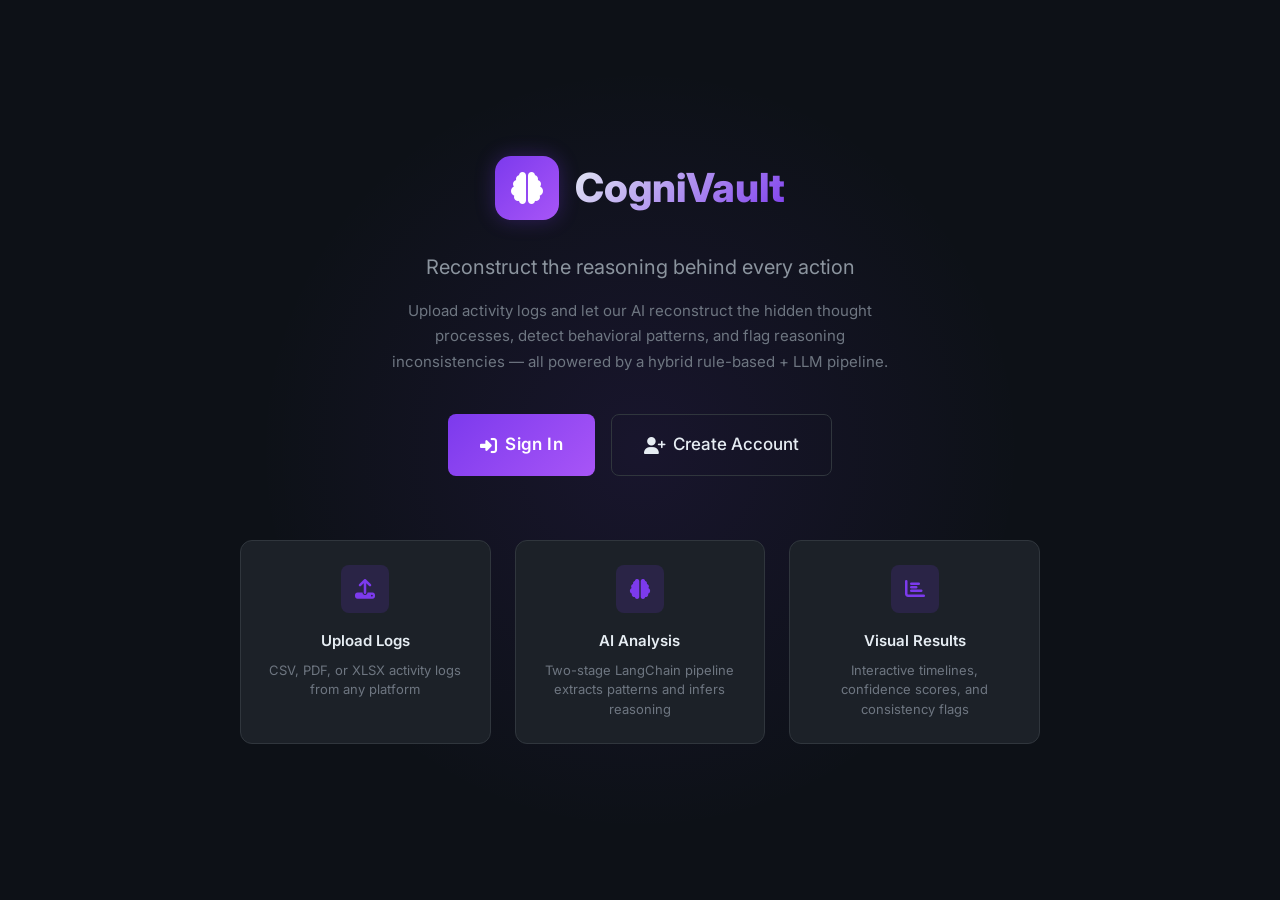
<file: frontend/index.html>
<!DOCTYPE html>
<html lang="en">
<head>
    <meta charset="UTF-8">
    <meta name="viewport" content="width=device-width, initial-scale=1.0">
    <meta name="description" content="CogniVault - AI-powered cognitive trace reconstruction from activity logs.">
    <title>CogniVault - Cognitive Trace Reconstruction</title>
    <link rel="stylesheet" href="css/base.css">
    <link rel="stylesheet" href="css/layout.css">
    <link rel="stylesheet" href="css/auth.css">
    <link rel="stylesheet" href="https://cdnjs.cloudflare.com/ajax/libs/font-awesome/6.5.1/css/all.min.css">
    <style>
        .landing-layout {
            display: flex; flex-direction: column; align-items: center;
            justify-content: center; min-height: 100vh; padding: var(--space-8);
            text-align: center; position: relative; overflow: hidden;
        }
        .landing-layout::before {
            content: ''; position: absolute; top: 50%; left: 50%;
            transform: translate(-50%, -50%); width: 900px; height: 900px;
            background: radial-gradient(circle, rgba(124,58,237,0.1) 0%, transparent 60%);
            pointer-events: none;
        }
        .landing-hero { position: relative; z-index: 1; max-width: 640px; }
        .landing-logo {
            display: flex; align-items: center; justify-content: center;
            gap: var(--space-4); margin-bottom: var(--space-8);
        }
        .landing-logo-icon {
            width: 64px; height: 64px; background: var(--gradient-accent);
            border-radius: var(--radius-xl); display: flex; align-items: center;
            justify-content: center; color: #fff; font-size: var(--font-size-3xl);
            box-shadow: var(--shadow-accent); animation: pulse 3s ease infinite;
        }
        .landing-logo-text {
            font-size: var(--font-size-4xl); font-weight: 800;
            background: linear-gradient(135deg, #e6edf3 0%, #7c3aed 100%);
            -webkit-background-clip: text; -webkit-text-fill-color: transparent;
            background-clip: text;
        }
        .landing-tagline {
            font-size: var(--font-size-xl); color: var(--color-text-secondary);
            margin-bottom: var(--space-4); line-height: 1.5;
        }
        .landing-description {
            font-size: var(--font-size-base); color: var(--color-text-muted);
            margin-bottom: var(--space-10); line-height: 1.7; max-width: 520px;
            margin-left: auto; margin-right: auto;
        }
        .landing-cta { display: flex; gap: var(--space-4); justify-content: center; flex-wrap: wrap; }
        .landing-cta .btn-primary { padding: var(--space-4) var(--space-8); font-size: var(--font-size-lg); }
        .landing-cta .btn-secondary { padding: var(--space-4) var(--space-8); font-size: var(--font-size-lg); }
        .landing-features {
            display: grid; grid-template-columns: repeat(3, 1fr); gap: var(--space-6);
            margin-top: var(--space-16); position: relative; z-index: 1; max-width: 800px;
        }
        .landing-feature {
            background: var(--color-bg-card); border: 1px solid var(--color-border);
            border-radius: var(--radius-lg); padding: var(--space-6); text-align: center;
            transition: all var(--transition-base);
        }
        .landing-feature:hover { border-color: var(--color-accent); transform: translateY(-4px); box-shadow: var(--shadow-md); }
        .landing-feature-icon {
            width: 48px; height: 48px; border-radius: var(--radius-md);
            background: var(--color-accent-light); display: flex; align-items: center;
            justify-content: center; margin: 0 auto var(--space-4);
            color: var(--color-accent); font-size: var(--font-size-xl);
        }
        .landing-feature h3 { font-size: var(--font-size-base); font-weight: 600; margin-bottom: var(--space-2); }
        .landing-feature p { font-size: var(--font-size-sm); color: var(--color-text-muted); line-height: 1.5; }
        @media (max-width: 768px) {
            .landing-features { grid-template-columns: 1fr; }
            .landing-logo-text { font-size: var(--font-size-3xl); }
        }
    </style>
</head>
<body>
    <div class="landing-layout">
        <div class="landing-hero animate-fadeInUp">
            <div class="landing-logo">
                <div class="landing-logo-icon"><i class="fas fa-brain"></i></div>
                <div class="landing-logo-text">CogniVault</div>
            </div>
            <p class="landing-tagline">Reconstruct the reasoning behind every action</p>
            <p class="landing-description">
                Upload activity logs and let our AI reconstruct the hidden thought processes,
                detect behavioral patterns, and flag reasoning inconsistencies — all powered by
                a hybrid rule-based + LLM pipeline.
            </p>
            <div class="landing-cta">
                <a href="login.html" class="btn-primary"><i class="fas fa-sign-in-alt"></i> Sign In</a>
                <a href="register.html" class="btn-secondary"><i class="fas fa-user-plus"></i> Create Account</a>
            </div>
        </div>

        <div class="landing-features animate-fadeInUp" style="animation-delay: 0.3s;">
            <div class="landing-feature">
                <div class="landing-feature-icon"><i class="fas fa-upload"></i></div>
                <h3>Upload Logs</h3>
                <p>CSV, PDF, or XLSX activity logs from any platform</p>
            </div>
            <div class="landing-feature">
                <div class="landing-feature-icon"><i class="fas fa-brain"></i></div>
                <h3>AI Analysis</h3>
                <p>Two-stage LangChain pipeline extracts patterns and infers reasoning</p>
            </div>
            <div class="landing-feature">
                <div class="landing-feature-icon"><i class="fas fa-chart-bar"></i></div>
                <h3>Visual Results</h3>
                <p>Interactive timelines, confidence scores, and consistency flags</p>
            </div>
        </div>
    </div>

    <script src="js/api.js"></script>
    <script>
        // If already logged in, redirect to dashboard
        if (CogniAPI.getToken()) {
            window.location.href = 'dashboard.html';
        }
    </script>
</body>
</html>
</file>
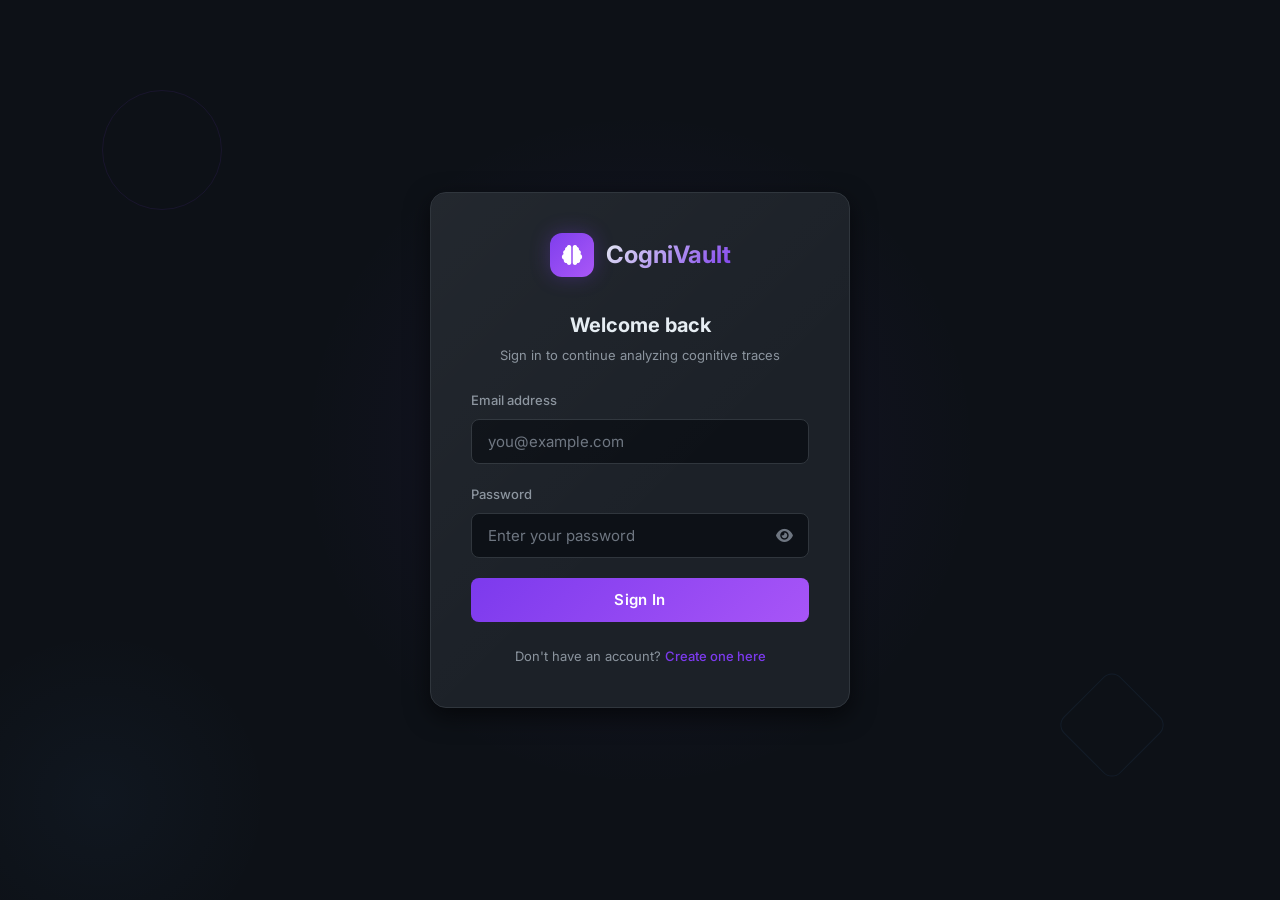
<file: frontend/analysis.html>
<!DOCTYPE html>
<html lang="en">
<head>
    <meta charset="UTF-8">
    <meta name="viewport" content="width=device-width, initial-scale=1.0">
    <meta name="description" content="CogniVault Analysis - View AI-reconstructed cognitive traces and reasoning steps.">
    <title>CogniVault - Analysis</title>
    <link rel="stylesheet" href="css/base.css">
    <link rel="stylesheet" href="css/layout.css">
    <link rel="stylesheet" href="css/sidebar.css">
    <link rel="stylesheet" href="css/analysis.css">
    <link rel="stylesheet" href="css/index.css">
    <link rel="stylesheet" href="https://cdnjs.cloudflare.com/ajax/libs/font-awesome/6.5.1/css/all.min.css">
</head>
<body>
    <div class="app-layout">
        <button class="mobile-toggle" id="mobile-toggle" aria-label="Toggle sidebar"><i class="fas fa-bars"></i></button>
        <div class="sidebar-backdrop" id="sidebar-backdrop"></div>

        <aside class="sidebar" id="sidebar">
            <a href="dashboard.html" class="sidebar-logo">
                <div class="sidebar-logo-icon"><i class="fas fa-brain"></i></div>
                <div class="sidebar-logo-text">Cogni<span>Vault</span></div>
            </a>
            <nav class="sidebar-nav">
                <div class="nav-section-label">Main</div>
                <a href="dashboard.html" class="nav-item"><i class="fas fa-home"></i><span class="nav-item-text">Dashboard</span></a>
                <a href="uploads.html" class="nav-item"><i class="fas fa-cloud-upload-alt"></i><span class="nav-item-text">Uploads</span></a>
                <a href="analysis.html" class="nav-item active"><i class="fas fa-brain"></i><span class="nav-item-text">Analysis</span></a>
                <a href="history.html" class="nav-item"><i class="fas fa-history"></i><span class="nav-item-text">History</span></a>
            </nav>
            <div class="sidebar-footer">
                <div class="sidebar-user">
                    <div class="sidebar-user-avatar" id="user-avatar">?</div>
                    <div class="sidebar-user-info">
                        <div class="sidebar-user-name" id="user-name">Loading...</div>
                        <div class="sidebar-user-email" id="user-email"></div>
                    </div>
                </div>
                <a href="#" class="nav-item nav-item-logout" id="logout-btn"><i class="fas fa-sign-out-alt"></i><span class="nav-item-text">Log Out</span></a>
            </div>
        </aside>

        <main class="main-content">
            <div class="page-header">
                <div class="page-header-row">
                    <div>
                        <h1 class="page-title">Cognitive Trace Analysis</h1>
                        <p class="page-subtitle">AI-reconstructed reasoning from activity logs</p>
                    </div>
                    <div class="page-actions">
                        <div class="toggle-container">
                            <div class="analysis-meta-stats" id="analysis-meta-stats">
                                <span style="opacity: 0.5; font-size: 10px;">Loading density...</span>
                            </div>
                            <span class="toggle-label">Fragmented View</span>
                            <label class="switch">
                                <input type="checkbox" id="restoration-toggle">
                                <span class="slider round"></span>
                            </label>
                            <span class="toggle-label">AI-Restored View</span>
                        </div>
                        <a href="uploads.html" class="btn-secondary btn-sm"><i class="fas fa-arrow-left"></i> Back to Uploads</a>
                    </div>
                </div>
            </div>

            <!-- Analysis Result Container -->
            <div id="analysis-result-container">
                <!-- Populated by JS -->
            </div>

            <!-- Reconstructed Activity Trace (Hidden by default, shown via toggle) -->
            <div id="restored-timeline-container" class="restored-timeline-container" style="display: none;">
                <div class="section-header">
                    <h2><i class="fas fa-magic"></i> AI-Restored Activity Trace</h2>
                    <p class="section-subtitle">A "De-fragmented" view of the user's actions with AI-imputed data.</p>
                </div>
                <div id="restored-timeline" class="restored-timeline">
                    <!-- Populated by JS -->
                </div>
            </div>
        </main>
    </div>

    <script src="js/api.js"></script>
    <script src="js/analysis.js"></script>
</body>
</html>
</file>
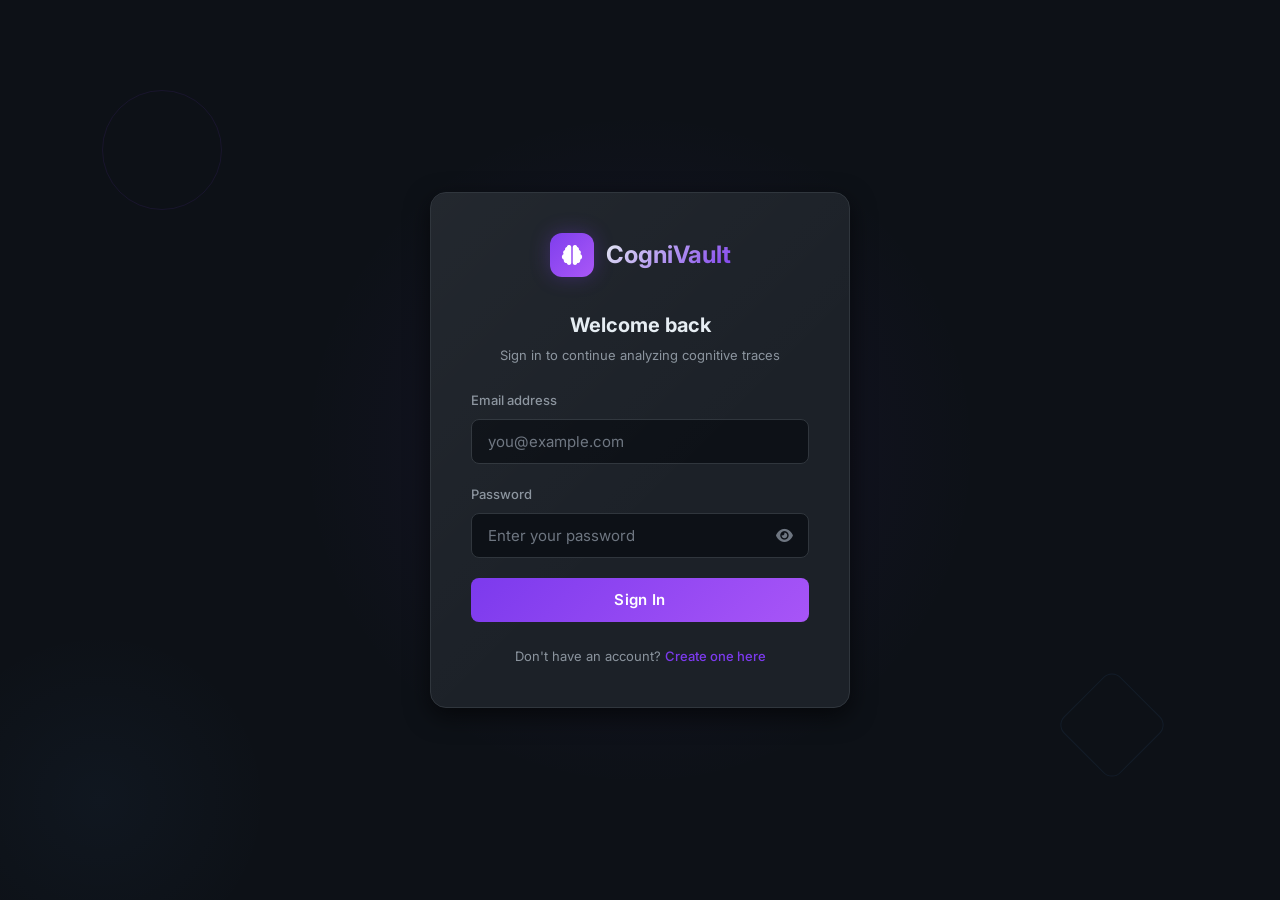
<file: frontend/history.html>
<!DOCTYPE html>
<html lang="en">
<head>
    <meta charset="UTF-8">
    <meta name="viewport" content="width=device-width, initial-scale=1.0">
    <meta name="description" content="CogniVault History - View all past cognitive trace analyses.">
    <title>CogniVault - History</title>
    <link rel="stylesheet" href="css/base.css">
    <link rel="stylesheet" href="css/layout.css">
    <link rel="stylesheet" href="css/sidebar.css">
    <link rel="stylesheet" href="css/history.css">
    <link rel="stylesheet" href="https://cdnjs.cloudflare.com/ajax/libs/font-awesome/6.5.1/css/all.min.css">
</head>
<body>
    <div class="app-layout">
        <button class="mobile-toggle" id="mobile-toggle" aria-label="Toggle sidebar"><i class="fas fa-bars"></i></button>
        <div class="sidebar-backdrop" id="sidebar-backdrop"></div>

        <aside class="sidebar" id="sidebar">
            <a href="dashboard.html" class="sidebar-logo">
                <div class="sidebar-logo-icon"><i class="fas fa-brain"></i></div>
                <div class="sidebar-logo-text">Cogni<span>Vault</span></div>
            </a>
            <nav class="sidebar-nav">
                <div class="nav-section-label">Main</div>
                <a href="dashboard.html" class="nav-item"><i class="fas fa-home"></i><span class="nav-item-text">Dashboard</span></a>
                <a href="uploads.html" class="nav-item"><i class="fas fa-cloud-upload-alt"></i><span class="nav-item-text">Uploads</span></a>
                <a href="analysis.html" class="nav-item"><i class="fas fa-brain"></i><span class="nav-item-text">Analysis</span></a>
                <a href="history.html" class="nav-item active"><i class="fas fa-history"></i><span class="nav-item-text">History</span></a>
            </nav>
            <div class="sidebar-footer">
                <div class="sidebar-user">
                    <div class="sidebar-user-avatar" id="user-avatar">?</div>
                    <div class="sidebar-user-info">
                        <div class="sidebar-user-name" id="user-name">Loading...</div>
                        <div class="sidebar-user-email" id="user-email"></div>
                    </div>
                </div>
                <a href="#" class="nav-item nav-item-logout" id="logout-btn"><i class="fas fa-sign-out-alt"></i><span class="nav-item-text">Log Out</span></a>
            </div>
        </aside>

        <main class="main-content">
            <div class="page-header">
                <div class="page-header-row">
                    <div>
                        <h1 class="page-title">Analysis History</h1>
                        <p class="page-subtitle">Browse and search all past cognitive trace analyses</p>
                    </div>
                </div>
            </div>

            <!-- Filter Bar -->
            <section class="content-section">
                <div class="card filter-bar">
                    <div class="filter-row">
                        <div class="filter-search">
                            <i class="fas fa-search filter-search-icon"></i>
                            <input type="text" id="history-search" placeholder="Search by file name..." class="filter-input">
                        </div>
                        <div class="filter-category">
                            <select id="history-category" class="filter-input">
                                <option value="">All Types</option>
                                <option value="csv">CSV</option>
                                <option value="json">JSON</option>
                                <option value="log">LOG</option>
                            </select>
                        </div>
                        <div class="filter-dates">
                            <div class="filter-date-group">
                                <label class="form-label" for="date-from">From</label>
                                <input type="date" id="date-from" class="filter-date-input">
                            </div>
                            <div class="filter-date-group">
                                <label class="form-label" for="date-to">To</label>
                                <input type="date" id="date-to" class="filter-date-input">
                            </div>
                        </div>
                        <button class="btn-secondary btn-sm" id="filter-btn">
                            <i class="fas fa-filter"></i> Filter
                        </button>
                        <button class="btn-ghost btn-sm" id="clear-filter-btn">
                            <i class="fas fa-times"></i> Clear
                        </button>
                    </div>
                </div>
            </section>

            <!-- History Table -->
            <section class="content-section">
                <div class="card">
                    <div class="section-header">
                        <h2 class="section-title">Results</h2>
                        <span class="badge badge-neutral" id="results-count">0 results</span>
                    </div>
                    <div class="table-wrapper" id="history-table-wrapper">
                        <!-- Populated by JS -->
                    </div>
                    <!-- Pagination -->
                    <div class="pagination" id="pagination">
                        <!-- Populated by JS -->
                    </div>
                </div>
            </section>
        </main>
    </div>

    <script src="js/api.js"></script>
    <script src="js/history.js"></script>
</body>
</html>
</file>
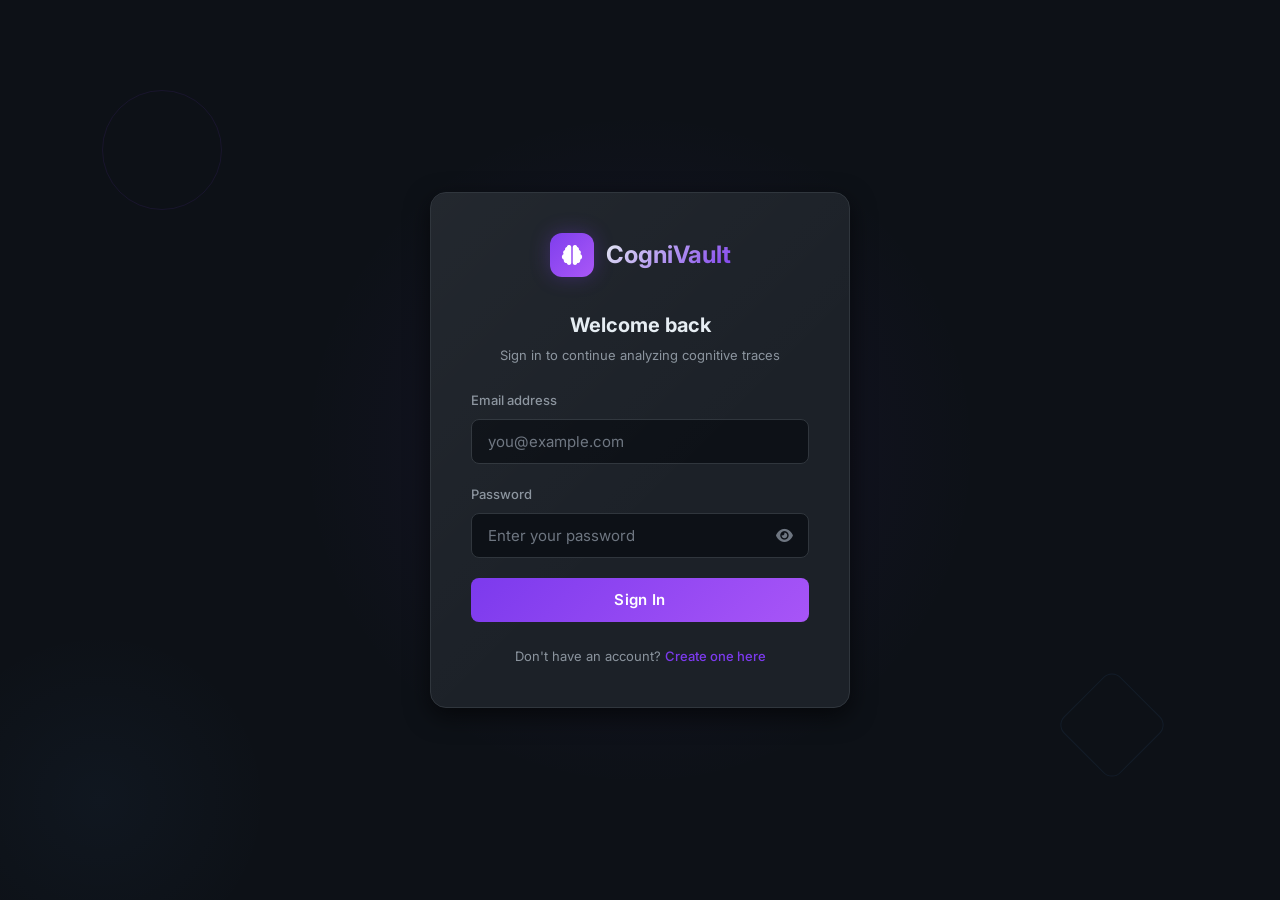
<file: frontend/login.html>
<!DOCTYPE html>
<html lang="en">
<head>
    <meta charset="UTF-8">
    <meta name="viewport" content="width=device-width, initial-scale=1.0">
    <meta name="description" content="Sign in to your CogniVault account to analyze your cognitive traces.">
    <title>CogniVault - Sign In</title>
    <link rel="stylesheet" href="css/base.css">
    <link rel="stylesheet" href="css/layout.css">
    <link rel="stylesheet" href="css/auth.css">
    <link rel="stylesheet" href="https://cdnjs.cloudflare.com/ajax/libs/font-awesome/6.5.1/css/all.min.css">
</head>
<body>
    <div class="auth-layout">
        <!-- Decorative background elements -->
        <div class="auth-decoration auth-decoration-1"></div>
        <div class="auth-decoration auth-decoration-2"></div>

        <div class="auth-card">
            <!-- Logo -->
            <div class="auth-logo">
                <div class="auth-logo-icon">
                    <i class="fas fa-brain"></i>
                </div>
                <div class="auth-logo-text">Cogni<span style="color: var(--color-accent);">Vault</span></div>
            </div>

            <h1 class="auth-title">Welcome back</h1>
            <p class="auth-subtitle">Sign in to continue analyzing cognitive traces</p>

            <!-- Success message (shown after registration) -->
            <div class="auth-success" id="login-success" style="display: none;">
                <i class="fas fa-check-circle"></i>
                <span>Account created successfully! Please sign in.</span>
            </div>

            <!-- Error message -->
            <div class="auth-error" id="login-error">
                <i class="fas fa-exclamation-circle"></i>
                <span id="login-error-text"></span>
            </div>

            <!-- Login Form -->
            <form class="auth-form" id="login-form" novalidate>
                <div class="form-group">
                    <label class="form-label" for="login-email">Email address</label>
                    <input type="email" id="login-email" placeholder="you@example.com" autocomplete="email" required>
                    <span class="form-error" id="login-email-error">
                        <i class="fas fa-exclamation-circle"></i>
                        <span>Please enter a valid email address</span>
                    </span>
                </div>

                <div class="form-group">
                    <label class="form-label" for="login-password">Password</label>
                    <div class="input-group">
                        <input type="password" id="login-password" placeholder="Enter your password" autocomplete="current-password" required>
                        <button type="button" class="input-toggle" id="toggle-password" aria-label="Toggle password visibility">
                            <i class="fas fa-eye"></i>
                        </button>
                    </div>
                    <span class="form-error" id="login-password-error">
                        <i class="fas fa-exclamation-circle"></i>
                        <span>Password is required</span>
                    </span>
                </div>

                <button type="submit" class="btn-primary" id="login-btn">
                    <span class="btn-text">Sign In</span>
                    <div class="spinner spinner-sm"></div>
                </button>
            </form>

            <div class="auth-footer">
                Don't have an account? <a href="register.html">Create one here</a>
            </div>
        </div>
    </div>

    <script src="js/api.js"></script>
    <script src="js/auth.js"></script>
</body>
</html>
</file>
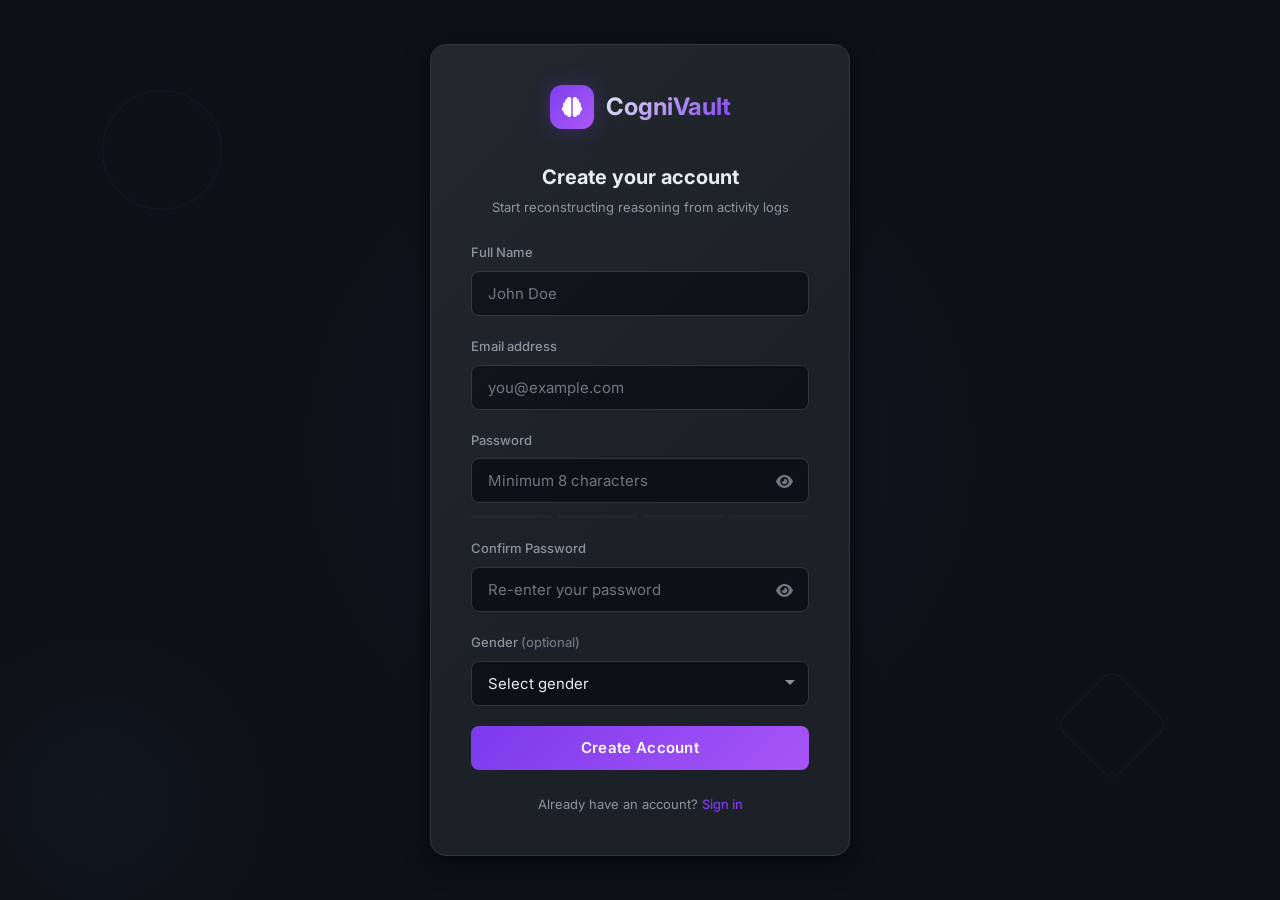
<file: frontend/register.html>
<!DOCTYPE html>
<html lang="en">
<head>
    <meta charset="UTF-8">
    <meta name="viewport" content="width=device-width, initial-scale=1.0">
    <meta name="description" content="Create your CogniVault account to start analyzing cognitive traces from activity logs.">
    <title>CogniVault - Create Account</title>
    <link rel="stylesheet" href="css/base.css">
    <link rel="stylesheet" href="css/layout.css">
    <link rel="stylesheet" href="css/auth.css">
    <link rel="stylesheet" href="https://cdnjs.cloudflare.com/ajax/libs/font-awesome/6.5.1/css/all.min.css">
</head>
<body>
    <div class="auth-layout">
        <div class="auth-decoration auth-decoration-1"></div>
        <div class="auth-decoration auth-decoration-2"></div>

        <div class="auth-card">
            <!-- Logo -->
            <div class="auth-logo">
                <div class="auth-logo-icon">
                    <i class="fas fa-brain"></i>
                </div>
                <div class="auth-logo-text">Cogni<span style="color: var(--color-accent);">Vault</span></div>
            </div>

            <h1 class="auth-title">Create your account</h1>
            <p class="auth-subtitle">Start reconstructing reasoning from activity logs</p>

            <!-- Error message -->
            <div class="auth-error" id="reg-error">
                <i class="fas fa-exclamation-circle"></i>
                <span id="reg-error-text"></span>
            </div>

            <!-- Registration Form -->
            <form class="auth-form" id="register-form" novalidate>
                <div class="form-group">
                    <label class="form-label" for="reg-name">Full Name</label>
                    <input type="text" id="reg-name" placeholder="John Doe" autocomplete="name" required>
                    <span class="form-error" id="reg-name-error">
                        <i class="fas fa-exclamation-circle"></i>
                        <span>Name must be 2-100 characters, no numbers</span>
                    </span>
                </div>

                <div class="form-group">
                    <label class="form-label" for="reg-email">Email address</label>
                    <input type="email" id="reg-email" placeholder="you@example.com" autocomplete="email" required>
                    <span class="form-error" id="reg-email-error">
                        <i class="fas fa-exclamation-circle"></i>
                        <span>Please enter a valid email address</span>
                    </span>
                </div>

                <div class="form-group">
                    <label class="form-label" for="reg-password">Password</label>
                    <div class="input-group">
                        <input type="password" id="reg-password" placeholder="Minimum 8 characters" autocomplete="new-password" required>
                        <button type="button" class="input-toggle" id="toggle-reg-password" aria-label="Toggle password visibility">
                            <i class="fas fa-eye"></i>
                        </button>
                    </div>
                    <div class="password-strength" id="password-strength" data-strength="0">
                        <div class="password-strength-bar"></div>
                        <div class="password-strength-bar"></div>
                        <div class="password-strength-bar"></div>
                        <div class="password-strength-bar"></div>
                    </div>
                    <span class="form-error" id="reg-password-error">
                        <i class="fas fa-exclamation-circle"></i>
                        <span>Min 8 chars, 1 uppercase, 1 digit required</span>
                    </span>
                </div>

                <div class="form-group">
                    <label class="form-label" for="reg-confirm-password">Confirm Password</label>
                    <div class="input-group">
                        <input type="password" id="reg-confirm-password" placeholder="Re-enter your password" autocomplete="new-password" required>
                        <button type="button" class="input-toggle" id="toggle-reg-confirm" aria-label="Toggle password visibility">
                            <i class="fas fa-eye"></i>
                        </button>
                    </div>
                    <span class="form-error" id="reg-confirm-error">
                        <i class="fas fa-exclamation-circle"></i>
                        <span>Passwords do not match</span>
                    </span>
                </div>

                <div class="form-group">
                    <label class="form-label" for="reg-gender">Gender <span class="text-muted">(optional)</span></label>
                    <select id="reg-gender">
                        <option value="">Select gender</option>
                        <option value="male">Male</option>
                        <option value="female">Female</option>
                        <option value="other">Other</option>
                        <option value="prefer_not_to_say">Prefer not to say</option>
                    </select>
                </div>

                <button type="submit" class="btn-primary" id="register-btn">
                    <span class="btn-text">Create Account</span>
                    <div class="spinner spinner-sm"></div>
                </button>
            </form>

            <div class="auth-footer">
                Already have an account? <a href="login.html">Sign in</a>
            </div>
        </div>
    </div>

    <script src="js/api.js"></script>
    <script src="js/auth.js"></script>
</body>
</html>
</file>
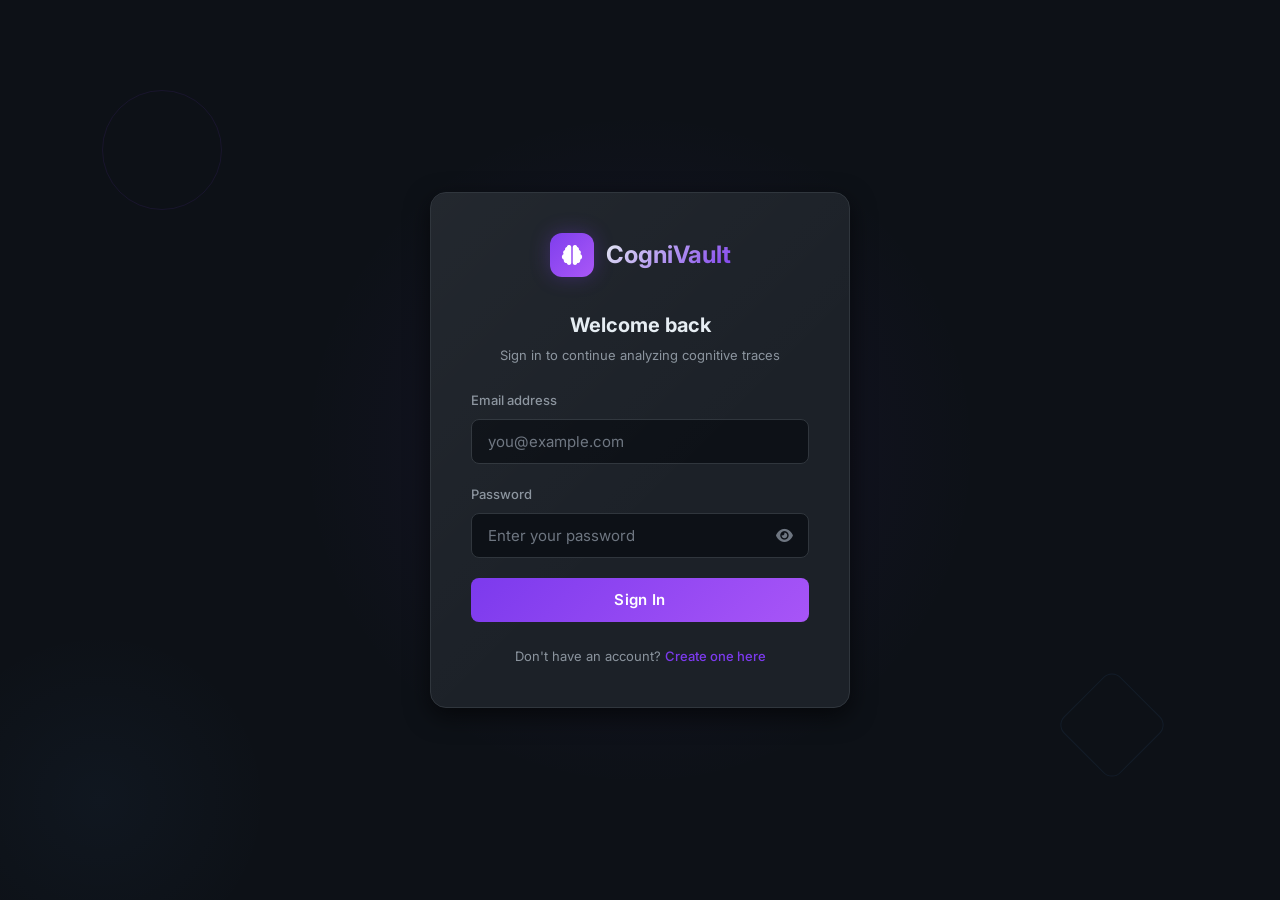
<file: frontend/uploads.html>
<!DOCTYPE html>
<html lang="en">
<head>
    <meta charset="UTF-8">
    <meta name="viewport" content="width=device-width, initial-scale=1.0">
    <meta name="description" content="Upload activity logs to CogniVault for AI-powered cognitive trace analysis.">
    <title>CogniVault - Uploads</title>
    <link rel="stylesheet" href="css/base.css">
    <link rel="stylesheet" href="css/layout.css">
    <link rel="stylesheet" href="css/sidebar.css">
    <link rel="stylesheet" href="css/uploads.css">
    <link rel="stylesheet" href="https://cdnjs.cloudflare.com/ajax/libs/font-awesome/6.5.1/css/all.min.css">
</head>
<body>
    <div class="app-layout">
        <button class="mobile-toggle" id="mobile-toggle" aria-label="Toggle sidebar"><i class="fas fa-bars"></i></button>
        <div class="sidebar-backdrop" id="sidebar-backdrop"></div>

        <!-- Sidebar -->
        <aside class="sidebar" id="sidebar">
            <a href="dashboard.html" class="sidebar-logo">
                <div class="sidebar-logo-icon"><i class="fas fa-brain"></i></div>
                <div class="sidebar-logo-text">Cogni<span>Vault</span></div>
            </a>
            <nav class="sidebar-nav">
                <div class="nav-section-label">Main</div>
                <a href="dashboard.html" class="nav-item" id="nav-dashboard"><i class="fas fa-home"></i><span class="nav-item-text">Dashboard</span></a>
                <a href="uploads.html" class="nav-item active" id="nav-uploads"><i class="fas fa-cloud-upload-alt"></i><span class="nav-item-text">Uploads</span></a>
                <a href="analysis.html" class="nav-item" id="nav-analysis"><i class="fas fa-brain"></i><span class="nav-item-text">Analysis</span></a>
                <a href="history.html" class="nav-item" id="nav-history"><i class="fas fa-history"></i><span class="nav-item-text">History</span></a>
            </nav>
            <div class="sidebar-footer">
                <div class="sidebar-user">
                    <div class="sidebar-user-avatar" id="user-avatar">?</div>
                    <div class="sidebar-user-info">
                        <div class="sidebar-user-name" id="user-name">Loading...</div>
                        <div class="sidebar-user-email" id="user-email"></div>
                    </div>
                </div>
                <a href="#" class="nav-item nav-item-logout" id="logout-btn"><i class="fas fa-sign-out-alt"></i><span class="nav-item-text">Log Out</span></a>
            </div>
        </aside>

        <!-- Main Content -->
        <main class="main-content">
            <div class="page-header">
                <div class="page-header-row">
                    <div>
                        <h1 class="page-title">Uploads</h1>
                        <p class="page-subtitle">Upload activity logs for cognitive trace analysis</p>
                    </div>
                </div>
            </div>

            <!-- Upload Section -->
            <section class="content-section">
                <div class="card upload-card">
                    <!-- Drop Zone -->
                    <div class="drop-zone" id="drop-zone">
                        <div class="drop-zone-content">
                            <div class="drop-zone-icon">
                                <i class="fas fa-cloud-upload-alt"></i>
                            </div>
                            <h3 class="drop-zone-title">Drag and drop your file here</h3>
                            <p class="drop-zone-subtitle">Supported formats: CSV, PDF, XLSX &bull; Max size: 10 MB</p>
                            <button type="button" class="btn-secondary" id="browse-btn">
                                <i class="fas fa-folder-open"></i> Browse Files
                            </button>
                            <input type="file" id="file-input" accept=".csv,.pdf,.xlsx" class="hidden">
                        </div>
                        <div class="drop-zone-hover">
                            <i class="fas fa-arrow-down"></i>
                            <span>Drop file to upload</span>
                        </div>
                    </div>

                    <!-- Selected File Info -->
                    <div class="selected-file hidden" id="selected-file-info">
                        <div class="selected-file-icon" id="selected-file-icon">
                            <i class="fas fa-file"></i>
                        </div>
                        <div class="selected-file-details">
                            <div class="selected-file-name" id="selected-file-name">filename.csv</div>
                            <div class="selected-file-size" id="selected-file-size">1.2 MB</div>
                        </div>
                        <button class="btn-ghost" id="clear-file-btn" title="Remove file">
                            <i class="fas fa-times"></i>
                        </button>
                    </div>

                    <!-- Upload Progress -->
                    <div class="upload-progress hidden" id="upload-progress">
                        <div class="upload-progress-header">
                            <span class="upload-progress-label">Uploading...</span>
                            <span class="upload-progress-percent" id="upload-percent">0%</span>
                        </div>
                        <div class="progress-bar">
                            <div class="progress-bar-fill" id="upload-bar" style="width: 0%"></div>
                        </div>
                    </div>

                    <!-- Upload Button -->
                    <div class="upload-actions" id="upload-actions">
                        <button class="btn-primary btn-lg" id="upload-btn" disabled>
                            <i class="fas fa-rocket"></i>
                            <span class="btn-text">Upload and Analyze</span>
                            <div class="spinner spinner-sm"></div>
                        </button>
                    </div>

                    <!-- Upload Status -->
                    <div class="upload-status hidden" id="upload-status"></div>
                </div>
            </section>

            <!-- Uploaded Files List -->
            <section class="content-section">
                <div class="card">
                    <div class="section-header">
                        <h2 class="section-title">Your Files</h2>
                        <span class="badge badge-neutral" id="files-count">0 files</span>
                    </div>
                    <div id="uploads-list">
                        <!-- Populated by JS -->
                    </div>
                </div>
            </section>
        </main>
    </div>

    <script src="js/api.js"></script>
    <script src="js/uploads.js"></script>
</body>
</html>
</file>
<file: frontend/css/base.css>
/* ============================================================
   CogniVault - Base Design System
   ============================================================ */
@import url('https://fonts.googleapis.com/css2?family=Inter:wght@300;400;500;600;700;800&display=swap');

:root {
  --color-bg-primary: #0d1117;
  --color-bg-secondary: #161b22;
  --color-bg-card: #1c2128;
  --color-bg-elevated: #21262d;
  --color-bg-hover: #292e36;
  --color-bg-input: #0d1117;
  --color-border: #30363d;
  --color-border-light: #21262d;
  --color-accent: #7c3aed;
  --color-accent-hover: #6d28d9;
  --color-accent-active: #5b21b6;
  --color-accent-light: rgba(124, 58, 237, 0.15);
  --color-accent-glow: rgba(124, 58, 237, 0.4);
  --color-text-primary: #e6edf3;
  --color-text-secondary: #8b949e;
  --color-text-muted: #6e7681;
  --color-text-inverse: #0d1117;
  --color-success: #3fb950;
  --color-success-bg: rgba(63, 185, 80, 0.12);
  --color-warning: #d29922;
  --color-warning-bg: rgba(210, 153, 34, 0.12);
  --color-error: #f85149;
  --color-error-bg: rgba(248, 81, 73, 0.12);
  --color-info: #58a6ff;
  --color-info-bg: rgba(88, 166, 255, 0.12);
  --gradient-accent: linear-gradient(135deg, #7c3aed 0%, #a855f7 100%);
  --gradient-accent-soft: linear-gradient(135deg, rgba(124,58,237,0.2) 0%, rgba(168,85,247,0.1) 100%);
  --gradient-card-shine: linear-gradient(135deg, rgba(255,255,255,0.03) 0%, rgba(255,255,255,0) 60%);
  --font-family: 'Inter', -apple-system, BlinkMacSystemFont, 'Segoe UI', sans-serif;
  --font-size-xs: 0.6875rem;
  --font-size-sm: 0.8125rem;
  --font-size-base: 0.9375rem;
  --font-size-lg: 1.0625rem;
  --font-size-xl: 1.25rem;
  --font-size-2xl: 1.5rem;
  --font-size-3xl: 2rem;
  --font-size-4xl: 2.5rem;
  --space-1: 0.25rem;
  --space-2: 0.5rem;
  --space-3: 0.75rem;
  --space-4: 1rem;
  --space-5: 1.25rem;
  --space-6: 1.5rem;
  --space-8: 2rem;
  --space-10: 2.5rem;
  --space-12: 3rem;
  --space-16: 4rem;
  --radius-sm: 4px;
  --radius-md: 8px;
  --radius-lg: 12px;
  --radius-xl: 16px;
  --radius-2xl: 20px;
  --radius-full: 9999px;
  --shadow-sm: 0 1px 3px rgba(0,0,0,0.4);
  --shadow-md: 0 4px 12px rgba(0,0,0,0.5);
  --shadow-lg: 0 8px 24px rgba(0,0,0,0.6);
  --shadow-xl: 0 16px 48px rgba(0,0,0,0.7);
  --shadow-accent: 0 0 20px rgba(124,58,237,0.3);
  --shadow-accent-lg: 0 4px 32px rgba(124,58,237,0.4);
  --transition-fast: 150ms ease;
  --transition-base: 250ms ease;
  --transition-slow: 400ms ease;
  --transition-spring: 300ms cubic-bezier(0.34,1.56,0.64,1);
  --z-dropdown: 50;
  --z-sticky: 100;
  --z-fixed: 200;
  --z-modal-backdrop: 300;
  --z-modal: 400;
  --z-toast: 500;
}

*, *::before, *::after { box-sizing: border-box; margin: 0; padding: 0; }
html { font-size: 16px; scroll-behavior: smooth; -webkit-font-smoothing: antialiased; }
body {
  font-family: var(--font-family);
  background-color: var(--color-bg-primary);
  color: var(--color-text-primary);
  line-height: 1.6;
  min-height: 100vh;
  overflow-x: hidden;
}
img, svg, video { display: block; max-width: 100%; }
ul, ol { list-style: none; }

a { color: var(--color-accent); text-decoration: none; transition: color var(--transition-fast); }
a:hover { color: var(--color-accent-hover); }

button {
  cursor: pointer; font-family: var(--font-family);
  border: none; outline: none; transition: all var(--transition-base);
}
button:disabled { opacity: 0.5; cursor: not-allowed; }

.btn-primary {
  display: inline-flex; align-items: center; justify-content: center; gap: var(--space-2);
  background: var(--gradient-accent); color: #fff;
  padding: var(--space-3) var(--space-6); border-radius: var(--radius-md);
  font-size: var(--font-size-base); font-weight: 600; letter-spacing: 0.02em;
  position: relative; overflow: hidden;
}
.btn-primary::before {
  content: ''; position: absolute; inset: 0;
  background: linear-gradient(135deg, rgba(255,255,255,0.15) 0%, rgba(255,255,255,0) 60%);
  opacity: 0; transition: opacity var(--transition-fast);
}
.btn-primary:hover:not(:disabled) { transform: translateY(-2px); box-shadow: var(--shadow-accent-lg); }
.btn-primary:hover:not(:disabled)::before { opacity: 1; }
.btn-primary:active:not(:disabled) { transform: translateY(0); }

.btn-secondary {
  display: inline-flex; align-items: center; justify-content: center; gap: var(--space-2);
  background: transparent; color: var(--color-text-primary);
  border: 1px solid var(--color-border); padding: var(--space-3) var(--space-6);
  border-radius: var(--radius-md); font-size: var(--font-size-base); font-weight: 500;
}
.btn-secondary:hover:not(:disabled) { border-color: var(--color-accent); color: var(--color-accent); background: var(--color-accent-light); }

.btn-ghost {
  display: inline-flex; align-items: center; justify-content: center; gap: var(--space-2);
  background: transparent; color: var(--color-text-secondary);
  padding: var(--space-2) var(--space-3); border-radius: var(--radius-md);
  font-size: var(--font-size-sm); font-weight: 500;
}
.btn-ghost:hover:not(:disabled) { background: var(--color-bg-hover); color: var(--color-text-primary); }

.btn-danger {
  display: inline-flex; align-items: center; justify-content: center; gap: var(--space-2);
  background: var(--color-error-bg); color: var(--color-error);
  border: 1px solid transparent; padding: var(--space-2) var(--space-4);
  border-radius: var(--radius-md); font-size: var(--font-size-sm); font-weight: 500;
}
.btn-danger:hover:not(:disabled) { background: var(--color-error); color: #fff; }

.btn-sm { padding: var(--space-2) var(--space-4); font-size: var(--font-size-sm); }
.btn-lg { padding: var(--space-4) var(--space-8); font-size: var(--font-size-lg); }

input, select, textarea {
  font-family: var(--font-family); font-size: var(--font-size-base);
  background: var(--color-bg-input); border: 1px solid var(--color-border);
  border-radius: var(--radius-md); color: var(--color-text-primary);
  padding: var(--space-3) var(--space-4); width: 100%;
  transition: border-color var(--transition-fast), box-shadow var(--transition-fast);
}
input:focus, select:focus, textarea:focus {
  outline: none; border-color: var(--color-accent);
  box-shadow: 0 0 0 3px var(--color-accent-light);
}
input::placeholder, textarea::placeholder { color: var(--color-text-muted); }
input.error, select.error { border-color: var(--color-error); box-shadow: 0 0 0 3px var(--color-error-bg); }

.form-group { display: flex; flex-direction: column; gap: var(--space-2); }
.form-label { font-size: var(--font-size-sm); font-weight: 500; color: var(--color-text-secondary); }
.form-error { font-size: var(--font-size-xs); color: var(--color-error); display: none; align-items: center; gap: var(--space-1); }
.form-error.visible { display: flex; }

.input-group { position: relative; }
.input-group input { padding-right: 44px; }
.input-group .input-toggle {
  position: absolute; right: var(--space-3); top: 50%; transform: translateY(-50%);
  background: none; color: var(--color-text-muted); font-size: var(--font-size-base); padding: var(--space-1);
}
.input-group .input-toggle:hover { color: var(--color-text-primary); }

.card {
  background: var(--color-bg-card); border: 1px solid var(--color-border);
  border-radius: var(--radius-lg); padding: var(--space-6);
  box-shadow: var(--shadow-sm); position: relative; overflow: hidden;
  transition: border-color var(--transition-base), box-shadow var(--transition-base);
}
.card::before {
  content: ''; position: absolute; inset: 0;
  background: var(--gradient-card-shine); pointer-events: none;
}
.card-glass {
  background: rgba(28,33,40,0.6); backdrop-filter: blur(12px);
  border: 1px solid rgba(48,54,61,0.5); border-radius: var(--radius-lg); padding: var(--space-6);
}
.card-interactive { cursor: pointer; }
.card-interactive:hover { border-color: var(--color-accent); box-shadow: var(--shadow-md); transform: translateY(-2px); }

.badge {
  display: inline-flex; align-items: center; gap: var(--space-1);
  padding: 2px var(--space-3); border-radius: var(--radius-full);
  font-size: var(--font-size-xs); font-weight: 600;
  text-transform: uppercase; letter-spacing: 0.06em; white-space: nowrap;
}
.badge-success { background: var(--color-success-bg); color: var(--color-success); }
.badge-warning { background: var(--color-warning-bg); color: var(--color-warning); }
.badge-error { background: var(--color-error-bg); color: var(--color-error); }
.badge-info { background: var(--color-info-bg); color: var(--color-info); }
.badge-accent { background: var(--color-accent-light); color: var(--color-accent); }
.badge-neutral { background: var(--color-bg-elevated); color: var(--color-text-secondary); }

.spinner { width: 24px; height: 24px; border: 3px solid var(--color-border); border-top-color: var(--color-accent); border-radius: 50%; animation: spin 0.8s linear infinite; }
.spinner-sm { width: 16px; height: 16px; border-width: 2px; }
.spinner-lg { width: 40px; height: 40px; border-width: 4px; }
@keyframes spin { to { transform: rotate(360deg); } }

.loading-container {
  display: flex; flex-direction: column; align-items: center; justify-content: center;
  gap: var(--space-4); padding: var(--space-16) var(--space-4);
  color: var(--color-text-secondary); text-align: center;
}
.loading-container p { font-size: var(--font-size-sm); max-width: 320px; }

.error-container {
  display: flex; flex-direction: column; align-items: center; justify-content: center;
  gap: var(--space-4); padding: var(--space-16) var(--space-4);
  color: var(--color-error); text-align: center;
}
.error-container i { font-size: var(--font-size-3xl); opacity: 0.7; }
.error-container p { font-size: var(--font-size-base); color: var(--color-text-secondary); max-width: 400px; }

.empty-state {
  display: flex; flex-direction: column; align-items: center; justify-content: center;
  gap: var(--space-4); padding: var(--space-16) var(--space-4); text-align: center;
}
.empty-state-icon {
  width: 80px; height: 80px; border-radius: var(--radius-xl);
  background: var(--color-accent-light); display: flex; align-items: center;
  justify-content: center; font-size: var(--font-size-3xl); color: var(--color-accent);
}
.empty-state h3 { font-size: var(--font-size-lg); font-weight: 600; }
.empty-state p { font-size: var(--font-size-sm); color: var(--color-text-secondary); max-width: 360px; }

.toast {
  position: fixed; top: var(--space-6); right: var(--space-6); z-index: var(--z-toast);
  background: var(--color-bg-card); border: 1px solid var(--color-border);
  border-radius: var(--radius-lg); padding: var(--space-4) var(--space-6);
  box-shadow: var(--shadow-lg); display: flex; align-items: center; gap: var(--space-3);
  min-width: 300px; max-width: 480px; animation: slideInRight 0.3s ease;
}
.toast.hiding { opacity: 0; transform: translateX(20px); }
.toast-success { border-left: 3px solid var(--color-success); }
.toast-error { border-left: 3px solid var(--color-error); }
.toast-warning { border-left: 3px solid var(--color-warning); }
.toast-info { border-left: 3px solid var(--color-info); }
.toast-message { flex: 1; font-size: var(--font-size-sm); }
.toast-close { background: none; color: var(--color-text-muted); font-size: var(--font-size-lg); padding: var(--space-1); }

.progress-bar { width: 100%; height: 6px; background: var(--color-bg-elevated); border-radius: var(--radius-full); overflow: hidden; }
.progress-bar-fill { height: 100%; background: var(--gradient-accent); border-radius: var(--radius-full); transition: width var(--transition-base); }

.divider { width: 100%; height: 1px; background: var(--color-border); margin: var(--space-6) 0; }

.text-muted { color: var(--color-text-muted); }
.text-secondary { color: var(--color-text-secondary); }
.text-success { color: var(--color-success); }
.text-error { color: var(--color-error); }
.text-accent { color: var(--color-accent); }
.text-center { text-align: center; }
.sr-only { position: absolute; width: 1px; height: 1px; padding: 0; margin: -1px; overflow: hidden; clip: rect(0,0,0,0); border: 0; }
.flex { display: flex; }
.flex-col { flex-direction: column; }
.items-center { align-items: center; }
.justify-center { justify-content: center; }
.justify-between { justify-content: space-between; }
.gap-2 { gap: var(--space-2); }
.gap-3 { gap: var(--space-3); }
.gap-4 { gap: var(--space-4); }
.gap-6 { gap: var(--space-6); }
.w-full { width: 100%; }
.hidden { display: none !important; }

@keyframes fadeIn { from { opacity: 0; } to { opacity: 1; } }
@keyframes fadeInUp { from { opacity: 0; transform: translateY(16px); } to { opacity: 1; transform: translateY(0); } }
@keyframes slideInRight { from { opacity: 0; transform: translateX(24px); } to { opacity: 1; transform: translateX(0); } }
@keyframes scaleIn { from { opacity: 0; transform: scale(0.9); } to { opacity: 1; transform: scale(1); } }
@keyframes pulse { 0%, 100% { opacity: 1; } 50% { opacity: 0.5; } }
@keyframes shimmer { 0% { background-position: -200% 0; } 100% { background-position: 200% 0; } }

.animate-fadeIn { animation: fadeIn 0.4s ease both; }
.animate-fadeInUp { animation: fadeInUp 0.5s ease both; }
.animate-scaleIn { animation: scaleIn 0.3s ease both; }
.delay-1 { animation-delay: 0.05s; }
.delay-2 { animation-delay: 0.1s; }
.delay-3 { animation-delay: 0.15s; }
.delay-4 { animation-delay: 0.2s; }

.skeleton {
  background: linear-gradient(90deg, var(--color-bg-elevated) 25%, var(--color-bg-hover) 50%, var(--color-bg-elevated) 75%);
  background-size: 200% 100%; animation: shimmer 1.5s infinite; border-radius: var(--radius-md);
}
.skeleton-text { height: 14px; margin-bottom: var(--space-2); }
.skeleton-text:last-child { width: 60%; }

::-webkit-scrollbar { width: 8px; height: 8px; }
::-webkit-scrollbar-track { background: transparent; }
::-webkit-scrollbar-thumb { background: var(--color-border); border-radius: var(--radius-full); }
::-webkit-scrollbar-thumb:hover { background: var(--color-text-muted); }
::selection { background: var(--color-accent); color: #fff; }
</file>
<file: frontend/css/layout.css>
/* ============================================================
   CogniVault - Layout System
   Grid layout for sidebar + main content area
   ============================================================ */

.app-layout {
  min-height: 100vh;
}

.main-content {
  margin-left: 260px;
  padding: var(--space-8) var(--space-10);
  min-height: 100vh;
  position: relative;
  max-width: 1400px;
}

/* Background ambient glow effect */
.main-content::before {
  content: '';
  position: fixed;
  top: -200px;
  right: -200px;
  width: 600px;
  height: 600px;
  background: radial-gradient(circle, rgba(124, 58, 237, 0.06) 0%, transparent 70%);
  pointer-events: none;
  z-index: -1;
}

.page-header {
  margin-bottom: var(--space-8);
  animation: fadeInUp 0.5s ease both;
}

.page-title {
  font-size: var(--font-size-2xl);
  font-weight: 700;
  line-height: 1.2;
  background: linear-gradient(135deg, var(--color-text-primary) 0%, var(--color-text-secondary) 100%);
  -webkit-background-clip: text;
  -webkit-text-fill-color: transparent;
  background-clip: text;
}

.page-subtitle {
  color: var(--color-text-secondary);
  font-size: var(--font-size-sm);
  margin-top: var(--space-2);
}

.page-actions {
  display: flex;
  align-items: center;
  gap: var(--space-3);
}

.page-header-row {
  display: flex;
  align-items: center;
  justify-content: space-between;
  flex-wrap: wrap;
  gap: var(--space-4);
}

/* Content Sections */
.content-section {
  margin-bottom: var(--space-8);
}

.section-header {
  display: flex;
  align-items: center;
  justify-content: space-between;
  margin-bottom: var(--space-5);
}

.section-title {
  font-size: var(--font-size-lg);
  font-weight: 600;
  color: var(--color-text-primary);
}

/* Grid Layouts */
.grid-2 {
  display: grid;
  grid-template-columns: repeat(2, 1fr);
  gap: var(--space-6);
}

.grid-3 {
  display: grid;
  grid-template-columns: repeat(3, 1fr);
  gap: var(--space-6);
}

.grid-4 {
  display: grid;
  grid-template-columns: repeat(4, 1fr);
  gap: var(--space-6);
}

/* Stats Grid */
.stats-grid {
  display: grid;
  grid-template-columns: repeat(4, 1fr);
  gap: var(--space-5);
}

.stat-card {
  background: var(--color-bg-card);
  border: 1px solid var(--color-border);
  border-radius: var(--radius-lg);
  padding: var(--space-5) var(--space-6);
  position: relative;
  overflow: hidden;
  transition: all var(--transition-base);
}

.stat-card::before {
  content: '';
  position: absolute;
  left: 0;
  top: 0;
  bottom: 0;
  width: 3px;
  border-radius: 0 var(--radius-sm) var(--radius-sm) 0;
}

.stat-card:hover {
  border-color: var(--color-border);
  transform: translateY(-2px);
  box-shadow: var(--shadow-md);
}

.stat-card-purple::before { background: var(--color-accent); }
.stat-card-blue::before { background: var(--color-info); }
.stat-card-green::before { background: var(--color-success); }
.stat-card-yellow::before { background: var(--color-warning); }

.stat-card-header {
  display: flex;
  align-items: center;
  justify-content: space-between;
  margin-bottom: var(--space-3);
}

.stat-card-icon {
  width: 40px;
  height: 40px;
  border-radius: var(--radius-md);
  display: flex;
  align-items: center;
  justify-content: center;
  font-size: var(--font-size-lg);
}

.stat-card-purple .stat-card-icon { background: var(--color-accent-light); color: var(--color-accent); }
.stat-card-blue .stat-card-icon { background: var(--color-info-bg); color: var(--color-info); }
.stat-card-green .stat-card-icon { background: var(--color-success-bg); color: var(--color-success); }
.stat-card-yellow .stat-card-icon { background: var(--color-warning-bg); color: var(--color-warning); }

.stat-card-value {
  font-size: var(--font-size-3xl);
  font-weight: 700;
  line-height: 1;
  margin-bottom: var(--space-1);
}

.stat-card-label {
  font-size: var(--font-size-sm);
  color: var(--color-text-secondary);
}

/* Auth Layout (centered card) */
.auth-layout {
  display: flex;
  align-items: center;
  justify-content: center;
  min-height: 100vh;
  padding: var(--space-4);
  background: var(--color-bg-primary);
  position: relative;
  overflow: hidden;
}

/* Auth background ambient glow */
.auth-layout::before {
  content: '';
  position: absolute;
  top: 50%;
  left: 50%;
  transform: translate(-50%, -50%);
  width: 800px;
  height: 800px;
  background: radial-gradient(circle, rgba(124, 58, 237, 0.08) 0%, transparent 60%);
  pointer-events: none;
}

.auth-layout::after {
  content: '';
  position: absolute;
  bottom: -100px;
  left: -100px;
  width: 400px;
  height: 400px;
  background: radial-gradient(circle, rgba(88, 166, 255, 0.04) 0%, transparent 60%);
  pointer-events: none;
}

.auth-card {
  width: 100%;
  max-width: 420px;
  background: var(--color-bg-card);
  border: 1px solid var(--color-border);
  border-radius: var(--radius-xl);
  padding: var(--space-10);
  box-shadow: var(--shadow-lg);
  position: relative;
  z-index: 1;
  animation: fadeInUp 0.6s ease both;
}

.auth-card::before {
  content: '';
  position: absolute;
  inset: 0;
  background: var(--gradient-card-shine);
  border-radius: var(--radius-xl);
  pointer-events: none;
}

.auth-logo {
  display: flex;
  align-items: center;
  justify-content: center;
  gap: var(--space-3);
  margin-bottom: var(--space-8);
}

.auth-logo-icon {
  width: 44px;
  height: 44px;
  background: var(--gradient-accent);
  border-radius: var(--radius-lg);
  display: flex;
  align-items: center;
  justify-content: center;
  color: #fff;
  font-size: var(--font-size-xl);
  box-shadow: var(--shadow-accent);
}

.auth-logo-text {
  font-size: var(--font-size-2xl);
  font-weight: 700;
  background: linear-gradient(135deg, var(--color-text-primary) 0%, var(--color-accent) 100%);
  -webkit-background-clip: text;
  -webkit-text-fill-color: transparent;
  background-clip: text;
}

.auth-form {
  display: flex;
  flex-direction: column;
  gap: var(--space-5);
}

.auth-footer {
  text-align: center;
  margin-top: var(--space-6);
  font-size: var(--font-size-sm);
  color: var(--color-text-secondary);
}

.auth-footer a {
  font-weight: 500;
}

.auth-error {
  background: var(--color-error-bg);
  border: 1px solid rgba(248, 81, 73, 0.3);
  border-radius: var(--radius-md);
  padding: var(--space-3) var(--space-4);
  font-size: var(--font-size-sm);
  color: var(--color-error);
  display: none;
  align-items: center;
  gap: var(--space-2);
}

.auth-error.visible {
  display: flex;
}

.auth-success {
  background: var(--color-success-bg);
  border: 1px solid rgba(63, 185, 80, 0.3);
  border-radius: var(--radius-md);
  padding: var(--space-3) var(--space-4);
  font-size: var(--font-size-sm);
  color: var(--color-success);
  display: flex;
  align-items: center;
  gap: var(--space-2);
}

/* Mobile hamburger toggle */
.mobile-toggle {
  display: none;
  position: fixed;
  top: var(--space-4);
  left: var(--space-4);
  z-index: 201;
  width: 40px;
  height: 40px;
  border-radius: var(--radius-md);
  background: var(--color-bg-card);
  border: 1px solid var(--color-border);
  align-items: center;
  justify-content: center;
  color: var(--color-text-primary);
  font-size: var(--font-size-lg);
  box-shadow: var(--shadow-md);
}

/* Responsive */
@media (max-width: 1024px) {
  .grid-4 { grid-template-columns: repeat(2, 1fr); }
  .stats-grid { grid-template-columns: repeat(2, 1fr); }
}

@media (max-width: 768px) {
  .app-layout { grid-template-columns: 1fr; }
  .main-content { margin-left: 0; padding: var(--space-6) var(--space-4); padding-top: var(--space-16); }
  .mobile-toggle { display: flex; }
  .grid-2, .grid-3, .grid-4 { grid-template-columns: 1fr; }
  .stats-grid { grid-template-columns: 1fr; }
  .page-header-row { flex-direction: column; align-items: flex-start; }
}
</file>
<file: frontend/css/auth.css>
/* ============================================================
   CogniVault - Auth Pages (Login / Register)
   Centered card styles, form layout, validation states
   ============================================================ */

.auth-title {
  font-size: var(--font-size-xl);
  font-weight: 700;
  text-align: center;
  margin-bottom: var(--space-1);
}

.auth-subtitle {
  font-size: var(--font-size-sm);
  color: var(--color-text-secondary);
  text-align: center;
  margin-bottom: var(--space-6);
}

/* Password strength indicator */
.password-strength {
  display: flex;
  gap: var(--space-1);
  margin-top: var(--space-1);
}

.password-strength-bar {
  flex: 1;
  height: 3px;
  border-radius: var(--radius-full);
  background: var(--color-bg-elevated);
  transition: background var(--transition-fast);
}

.password-strength[data-strength="1"] .password-strength-bar:nth-child(1) {
  background: var(--color-error);
}

.password-strength[data-strength="2"] .password-strength-bar:nth-child(-n+2) {
  background: var(--color-warning);
}

.password-strength[data-strength="3"] .password-strength-bar:nth-child(-n+3) {
  background: var(--color-info);
}

.password-strength[data-strength="4"] .password-strength-bar {
  background: var(--color-success);
}

/* Gender select custom styling */
.auth-form select {
  appearance: none;
  -webkit-appearance: none;
  background-image: url("data:image/svg+xml,%3Csvg xmlns='http://www.w3.org/2000/svg' width='12' height='12' viewBox='0 0 12 12'%3E%3Cpath fill='%238b949e' d='M6 8L1 3h10z'/%3E%3C/svg%3E");
  background-repeat: no-repeat;
  background-position: right 12px center;
  padding-right: 36px;
  cursor: pointer;
}

.auth-form select option {
  background: var(--color-bg-card);
  color: var(--color-text-primary);
}

/* Loading state for submit button */
.auth-form .btn-primary {
  width: 100%;
  height: 44px;
  position: relative;
}

.auth-form .btn-primary .btn-text {
  transition: opacity var(--transition-fast);
}

.auth-form .btn-primary.loading .btn-text {
  opacity: 0;
}

.auth-form .btn-primary .spinner {
  position: absolute;
  top: 50%;
  left: 50%;
  transform: translate(-50%, -50%);
  display: none;
  border-top-color: #fff;
  border-color: rgba(255, 255, 255, 0.3);
  border-top-color: #fff;
}

.auth-form .btn-primary.loading .spinner {
  display: block;
}

/* Decorative elements */
.auth-decoration {
  position: absolute;
  pointer-events: none;
}

.auth-decoration-1 {
  top: 10%;
  left: 8%;
  width: 120px;
  height: 120px;
  border: 1px solid rgba(124, 58, 237, 0.1);
  border-radius: 50%;
  animation: pulse 4s ease infinite;
}

.auth-decoration-2 {
  bottom: 15%;
  right: 10%;
  width: 80px;
  height: 80px;
  border: 1px solid rgba(88, 166, 255, 0.08);
  border-radius: var(--radius-lg);
  transform: rotate(45deg);
  animation: pulse 5s ease infinite 1s;
}
</file>
<file: frontend/css/sidebar.css>
/* ============================================================
   CogniVault - Sidebar Navigation
   Fixed sidebar with logo, nav items, and user info
   ============================================================ */

.sidebar {
  background: var(--color-bg-secondary);
  border-right: 1px solid var(--color-border);
  display: flex;
  flex-direction: column;
  padding: var(--space-6) 0;
  position: fixed;
  top: 0;
  left: 0;
  height: 100vh;
  width: 260px;
  z-index: var(--z-fixed);
  overflow-y: auto;
  overflow-x: hidden;
  transition: transform var(--transition-base);
}

/* ── Logo ── */
.sidebar-logo {
  display: flex;
  align-items: center;
  gap: var(--space-3);
  padding: 0 var(--space-6) var(--space-6);
  border-bottom: 1px solid var(--color-border);
  margin-bottom: var(--space-4);
  text-decoration: none;
}

.sidebar-logo-icon {
  width: 38px;
  height: 38px;
  background: var(--gradient-accent);
  border-radius: var(--radius-md);
  display: flex;
  align-items: center;
  justify-content: center;
  color: #fff;
  font-size: var(--font-size-lg);
  box-shadow: var(--shadow-accent);
  flex-shrink: 0;
  transition: transform var(--transition-base);
}

.sidebar-logo:hover .sidebar-logo-icon {
  transform: rotate(-8deg) scale(1.05);
}

.sidebar-logo-text {
  font-size: var(--font-size-xl);
  font-weight: 700;
  color: var(--color-text-primary);
  letter-spacing: -0.02em;
}

.sidebar-logo-text span {
  color: var(--color-accent);
}

/* ── Navigation ── */
.sidebar-nav {
  flex: 1;
  padding: 0 var(--space-3);
}

.nav-section-label {
  font-size: var(--font-size-xs);
  font-weight: 600;
  color: var(--color-text-muted);
  text-transform: uppercase;
  letter-spacing: 0.08em;
  padding: var(--space-4) var(--space-4) var(--space-2);
}

.nav-item {
  display: flex;
  align-items: center;
  gap: var(--space-3);
  padding: var(--space-3) var(--space-4);
  border-radius: var(--radius-md);
  color: var(--color-text-secondary);
  font-size: var(--font-size-sm);
  font-weight: 500;
  margin-bottom: 2px;
  transition: all var(--transition-fast);
  cursor: pointer;
  text-decoration: none;
  position: relative;
  overflow: hidden;
}

.nav-item::before {
  content: '';
  position: absolute;
  left: 0;
  top: 0;
  bottom: 0;
  width: 3px;
  background: var(--color-accent);
  border-radius: 0 var(--radius-sm) var(--radius-sm) 0;
  transform: scaleY(0);
  transition: transform var(--transition-fast);
}

.nav-item:hover {
  background: var(--color-accent-light);
  color: var(--color-text-primary);
}

.nav-item.active {
  background: var(--color-accent-light);
  color: var(--color-accent);
  font-weight: 600;
}

.nav-item.active::before {
  transform: scaleY(1);
}

.nav-item i {
  width: 20px;
  text-align: center;
  font-size: var(--font-size-base);
  flex-shrink: 0;
  transition: transform var(--transition-fast);
}

.nav-item:hover i {
  transform: scale(1.1);
}

.nav-item-text {
  flex: 1;
}

.nav-item-badge {
  background: var(--color-accent);
  color: #fff;
  font-size: 10px;
  font-weight: 700;
  min-width: 18px;
  height: 18px;
  border-radius: var(--radius-full);
  display: flex;
  align-items: center;
  justify-content: center;
  padding: 0 5px;
}

/* ── Sidebar Footer / User Info ── */
.sidebar-footer {
  padding: var(--space-4) var(--space-3);
  border-top: 1px solid var(--color-border);
  margin-top: var(--space-2);
}

.sidebar-user {
  display: flex;
  align-items: center;
  gap: var(--space-3);
  padding: var(--space-3) var(--space-4);
  border-radius: var(--radius-md);
  transition: background var(--transition-fast);
}

.sidebar-user:hover {
  background: var(--color-bg-hover);
}

.sidebar-user-avatar {
  width: 36px;
  height: 36px;
  background: var(--gradient-accent);
  border-radius: 50%;
  display: flex;
  align-items: center;
  justify-content: center;
  font-size: var(--font-size-sm);
  font-weight: 700;
  color: #fff;
  flex-shrink: 0;
}

.sidebar-user-info {
  flex: 1;
  min-width: 0;
}

.sidebar-user-name {
  font-size: var(--font-size-sm);
  font-weight: 600;
  color: var(--color-text-primary);
  white-space: nowrap;
  overflow: hidden;
  text-overflow: ellipsis;
}

.sidebar-user-email {
  font-size: var(--font-size-xs);
  color: var(--color-text-muted);
  white-space: nowrap;
  overflow: hidden;
  text-overflow: ellipsis;
}

/* Logout in footer */
.nav-item-logout {
  color: var(--color-text-muted);
  margin-top: var(--space-2);
}

.nav-item-logout:hover {
  background: var(--color-error-bg);
  color: var(--color-error);
}

/* ── Backdrop for mobile ── */
.sidebar-backdrop {
  display: none;
  position: fixed;
  inset: 0;
  background: rgba(0, 0, 0, 0.5);
  backdrop-filter: blur(4px);
  z-index: 199;
  opacity: 0;
  transition: opacity var(--transition-base);
}

.sidebar-backdrop.visible {
  display: block;
  opacity: 1;
}

/* ── Mobile Responsive ── */
@media (max-width: 768px) {
  .sidebar {
    transform: translateX(-100%);
    box-shadow: var(--shadow-xl);
  }

  .sidebar.open {
    transform: translateX(0);
  }
}
</file>
<file: frontend/css/analysis.css>
/* ============================================================
   CogniVault - Analysis Page Styles
   Score circles, reasoning timeline, flags, patterns
   ============================================================ */

/* ── Page Actions & Toggle ── */
.analysis-meta-stats {
  display: flex;
  align-items: center;
  gap: var(--space-4);
  margin-left: auto;
}

.meta-score-ring {
  position: relative;
  width: 48px;
  height: 48px;
}

.meta-score-ring svg {
  width: 48px;
  height: 48px;
  transform: rotate(-90deg);
}

.meta-score-ring-bg {
  fill: none;
  stroke: var(--color-bg-elevated);
  stroke-width: 4;
}

@keyframes density-warning-pulse {
  0% { stroke: var(--color-warning); filter: drop-shadow(0 0 2px rgba(248, 81, 73, 0.2)); }
  50% { stroke: var(--color-error); filter: drop-shadow(0 0 10px rgba(248, 81, 73, 0.8)); }
  100% { stroke: var(--color-warning); filter: drop-shadow(0 0 2px rgba(248, 81, 73, 0.2)); }
}

.meta-score-ring-fill {
  fill: none;
  stroke-width: 4;
  stroke-linecap: round;
  stroke-dasharray: 138;
  stroke-dashoffset: 138;
  stroke: var(--color-warning);
  transition: stroke-dashoffset 1s ease;
}

.meta-score-ring.high-density .meta-score-ring-fill {
  animation: density-warning-pulse 2s infinite ease-in-out;
}

.meta-score-ring.high-density .meta-score-value {
  color: var(--color-error);
}

.meta-score-value {
  position: absolute;
  top: 50%;
  left: 50%;
  transform: translate(-50%, -50%);
  font-size: 10px;
  font-weight: 700;
  color: var(--color-text-primary);
}

.meta-score-label {
  display: flex;
  flex-direction: column;
}

.meta-score-title {
  font-size: 10px;
  font-weight: 700;
  color: var(--color-text-secondary);
  text-transform: uppercase;
  letter-spacing: 0.05em;
}

.meta-score-desc {
  font-size: 9px;
  color: var(--color-text-muted);
}

.toggle-container {
  display: flex;
  align-items: center;
  gap: var(--space-3);
  background: var(--color-bg-secondary);
  padding: var(--space-2) var(--space-4);
  border-radius: var(--radius-full);
  border: 1px solid var(--color-border);
}

.toggle-label {
  font-size: var(--font-size-xs);
  font-weight: 600;
  color: var(--color-text-secondary);
  text-transform: uppercase;
  letter-spacing: 0.05em;
}

/* Switch Styles */
.switch {
  position: relative;
  display: inline-block;
  width: 44px;
  height: 22px;
}

.switch input {
  opacity: 0;
  width: 0;
  height: 0;
}

.slider {
  position: absolute;
  cursor: pointer;
  top: 0;
  left: 0;
  right: 0;
  bottom: 0;
  background-color: var(--color-bg-elevated);
  transition: .4s;
  border: 1px solid var(--color-border);
}

.slider:before {
  position: absolute;
  content: "";
  height: 14px;
  width: 14px;
  left: 3px;
  bottom: 3px;
  background-color: var(--color-text-primary);
  transition: .4s;
}

input:checked + .slider {
  background-color: var(--color-accent);
  border-color: var(--color-accent-hover);
}

input:focus + .slider {
  box-shadow: 0 0 1px var(--color-accent);
}

input:checked + .slider:before {
  transform: translateX(22px);
}

.slider.round {
  border-radius: 34px;
}

.slider.round:before {
  border-radius: 50%;
}

/* ── Score Summary Section ── */
.scores-section {
  display: grid;
  grid-template-columns: repeat(3, 1fr);
  gap: var(--space-6);
  margin-bottom: var(--space-8);
}

.score-card {
  background: var(--color-bg-card);
  border: 1px solid var(--color-border);
  border-radius: var(--radius-lg);
  padding: var(--space-8);
  display: flex;
  flex-direction: column;
  align-items: center;
  text-align: center;
  position: relative;
  overflow: hidden;
}

.score-card::before {
  content: '';
  position: absolute;
  inset: 0;
  background: var(--gradient-card-shine);
  pointer-events: none;
}

/* Circular Progress Ring */
.score-ring {
  position: relative;
  width: 140px;
  height: 140px;
  margin-bottom: var(--space-4);
}

.score-ring svg {
  width: 140px;
  height: 140px;
  transform: rotate(-90deg);
}

.score-ring-bg {
  fill: none;
  stroke: var(--color-bg-elevated);
  stroke-width: 8;
}

.score-ring-fill {
  fill: none;
  stroke-width: 8;
  stroke-linecap: round;
  stroke-dasharray: 408;
  stroke-dashoffset: 408;
  transition: stroke-dashoffset 1.5s cubic-bezier(0.4, 0, 0.2, 1);
}

.score-ring-fill.confidence {
  stroke: var(--color-accent);
  filter: drop-shadow(0 0 6px rgba(124, 58, 237, 0.4));
}

.score-ring-fill.performance {
  stroke: var(--color-info);
  filter: drop-shadow(0 0 6px rgba(88, 166, 255, 0.4));
}

.score-ring-fill.missing {
  stroke: var(--color-warning);
  filter: drop-shadow(0 0 6px rgba(210, 153, 34, 0.4));
}

.score-ring-value {
  position: absolute;
  top: 50%;
  left: 50%;
  transform: translate(-50%, -50%);
  font-size: var(--font-size-3xl);
  font-weight: 700;
  line-height: 1;
}

.score-ring-value .score-unit {
  font-size: var(--font-size-sm);
  font-weight: 400;
  color: var(--color-text-muted);
}

.score-label {
  font-size: var(--font-size-base);
  font-weight: 600;
  color: var(--color-text-primary);
  margin-bottom: var(--space-1);
}

.score-sublabel {
  font-size: var(--font-size-xs);
  color: var(--color-text-muted);
}

/* ── Summary Section ── */
.summary-card {
  background: var(--color-bg-card);
  border: 1px solid var(--color-border);
  border-radius: var(--radius-lg);
  padding: var(--space-6);
  margin-bottom: var(--space-8);
  border-left: 3px solid var(--color-accent);
}

.summary-card h2 {
  font-size: var(--font-size-lg);
  font-weight: 600;
  margin-bottom: var(--space-3);
  display: flex;
  align-items: center;
  gap: var(--space-2);
}

.summary-card h2 i {
  color: var(--color-accent);
}

.summary-text {
  font-size: var(--font-size-base);
  color: var(--color-text-secondary);
  line-height: 1.7;
}

/* ── Reasoning Steps Timeline ── */
.timeline-section {
  margin-bottom: var(--space-8);
}

.timeline-section h2 {
  font-size: var(--font-size-lg);
  font-weight: 600;
  margin-bottom: var(--space-6);
  display: flex;
  align-items: center;
  gap: var(--space-2);
}

.timeline-section h2 i {
  color: var(--color-accent);
}

.timeline {
  position: relative;
  padding-left: var(--space-10);
}

/* Vertical line */
.timeline::before {
  content: '';
  position: absolute;
  left: 15px;
  top: 0;
  bottom: 0;
  width: 2px;
  background: linear-gradient(to bottom, var(--color-accent), var(--color-border));
  border-radius: 1px;
}

.step-card {
  position: relative;
  background: var(--color-bg-card);
  border: 1px solid var(--color-border);
  border-radius: var(--radius-lg);
  padding: var(--space-5) var(--space-6);
  margin-bottom: var(--space-4);
  transition: all var(--transition-base);
}

.step-card:hover {
  border-color: var(--color-accent);
  box-shadow: var(--shadow-md);
}

/* Step circle on timeline */
.step-card::before {
  content: '';
  position: absolute;
  left: calc(-1 * var(--space-10) + 8px);
  top: var(--space-5);
  width: 16px;
  height: 16px;
  border-radius: 50%;
  background: var(--color-accent);
  border: 3px solid var(--color-bg-primary);
  z-index: 1;
}

.step-header {
  display: flex;
  align-items: center;
  gap: var(--space-3);
  margin-bottom: var(--space-3);
  flex-wrap: wrap;
}

.step-number {
  display: inline-flex;
  align-items: center;
  justify-content: center;
  width: 28px;
  height: 28px;
  border-radius: 50%;
  background: var(--color-accent-light);
  color: var(--color-accent);
  font-size: var(--font-size-sm);
  font-weight: 700;
  flex-shrink: 0;
}

.step-confidence {
  margin-left: auto;
  font-size: var(--font-size-sm);
  font-weight: 600;
  color: var(--color-text-secondary);
}

.step-description {
  font-size: var(--font-size-base);
  color: var(--color-text-primary);
  line-height: 1.6;
  margin-bottom: var(--space-3);
}

.step-evidence {
  font-size: var(--font-size-sm);
  color: var(--color-text-muted);
  line-height: 1.5;
  padding: var(--space-3) var(--space-4);
  background: var(--color-bg-elevated);
  border-radius: var(--radius-md);
  border-left: 2px solid var(--color-border);
  margin-bottom: var(--space-3);
}

.step-evidence strong {
  color: var(--color-text-secondary);
}

/* Confidence mini bar */
.confidence-bar-container {
  width: 100%;
  height: 4px;
  background: var(--color-bg-elevated);
  border-radius: var(--radius-full);
  overflow: hidden;
}

.confidence-bar {
  height: 100%;
  border-radius: var(--radius-full);
  transition: width 1s cubic-bezier(0.4, 0, 0.2, 1);
  background: var(--gradient-accent);
}

/* ── Consistency Flags Section ── */
.flags-section {
  margin-bottom: var(--space-8);
}

.flags-section h2 {
  font-size: var(--font-size-lg);
  font-weight: 600;
  margin-bottom: var(--space-5);
  display: flex;
  align-items: center;
  gap: var(--space-2);
}

.flags-section h2 i {
  color: var(--color-warning);
}

.flag-card {
  display: flex;
  gap: var(--space-4);
  padding: var(--space-5);
  background: var(--color-bg-card);
  border: 1px solid var(--color-border);
  border-radius: var(--radius-lg);
  margin-bottom: var(--space-3);
}

.flag-card.severity-high {
  border-left: 3px solid var(--color-error);
}

.flag-card.severity-medium {
  border-left: 3px solid var(--color-warning);
}

.flag-card.severity-low {
  border-left: 3px solid var(--color-info);
}

.flag-icon {
  width: 36px;
  height: 36px;
  border-radius: var(--radius-md);
  display: flex;
  align-items: center;
  justify-content: center;
  font-size: var(--font-size-base);
  flex-shrink: 0;
}

.severity-high .flag-icon { background: var(--color-error-bg); color: var(--color-error); }
.severity-medium .flag-icon { background: var(--color-warning-bg); color: var(--color-warning); }
.severity-low .flag-icon { background: var(--color-info-bg); color: var(--color-info); }

.flag-content { flex: 1; }

.flag-description {
  font-size: var(--font-size-sm);
  color: var(--color-text-primary);
  line-height: 1.5;
  margin-bottom: var(--space-2);
}

.flag-steps {
  font-size: var(--font-size-xs);
  color: var(--color-text-muted);
}

.no-flags {
  display: flex;
  align-items: center;
  gap: var(--space-3);
  padding: var(--space-5);
  background: var(--color-success-bg);
  border: 1px solid rgba(63, 185, 80, 0.2);
  border-radius: var(--radius-lg);
  color: var(--color-success);
  font-size: var(--font-size-sm);
  font-weight: 500;
}

/* ── Behavioral Patterns Section ── */
.patterns-section {
  margin-bottom: var(--space-8);
}

.patterns-section h2 {
  font-size: var(--font-size-lg);
  font-weight: 600;
  margin-bottom: var(--space-5);
  display: flex;
  align-items: center;
  gap: var(--space-2);
}

.patterns-section h2 i {
  color: var(--color-info);
}

.pattern-item {
  display: flex;
  align-items: flex-start;
  gap: var(--space-3);
  padding: var(--space-4) var(--space-5);
  background: var(--color-bg-card);
  border: 1px solid var(--color-border);
  border-radius: var(--radius-md);
  margin-bottom: var(--space-3);
  font-size: var(--font-size-sm);
  color: var(--color-text-secondary);
  line-height: 1.6;
  transition: all var(--transition-fast);
}

.pattern-item:hover {
  border-color: var(--color-info);
  background: var(--color-info-bg);
}

.foresight-item {
  border-left: 3px solid var(--color-info);
}

.pattern-content {
  display: flex;
  flex-direction: column;
  gap: var(--space-1);
}

.foresight-pattern-name {
  font-weight: 700;
  color: var(--color-text-primary);
  font-size: var(--font-size-base);
  margin-bottom: var(--space-1);
}

.foresight-prediction, .foresight-impact {
  font-size: var(--font-size-sm);
  color: var(--color-text-secondary);
}

.foresight-prediction strong, .foresight-impact strong {
  color: var(--color-info);
}

/* ── Reconstructed Steps (simple list) ── */
.recon-steps-section {
  margin-bottom: var(--space-8);
}

.recon-steps-section h2 {
  font-size: var(--font-size-lg);
  font-weight: 600;
  margin-bottom: var(--space-5);
  display: flex;
  align-items: center;
  gap: var(--space-2);
}

.recon-steps-section h2 i {
  color: var(--color-success);
}

.recon-step {
  display: flex;
  align-items: flex-start;
  gap: var(--space-4);
  padding: var(--space-4) var(--space-5);
  margin-bottom: var(--space-3);
  background: var(--color-bg-card);
  border: 1px solid var(--color-border);
  border-radius: var(--radius-md);
  transition: all var(--transition-fast);
}

.recon-step:hover {
  border-color: var(--color-success);
}

.recon-step-num {
  width: 28px;
  height: 28px;
  border-radius: 50%;
  background: var(--color-success-bg);
  color: var(--color-success);
  display: flex;
  align-items: center;
  justify-content: center;
  font-size: var(--font-size-xs);
  font-weight: 700;
  flex-shrink: 0;
}

.recon-step-text {
  font-size: var(--font-size-sm);
  color: var(--color-text-secondary);
  line-height: 1.6;
  flex: 1;
}

/* ── Loading State ── */
.analysis-loading {
  display: flex;
  flex-direction: column;
  align-items: center;
  justify-content: center;
  gap: var(--space-6);
  padding: var(--space-16);
  text-align: center;
}

.analysis-loading .spinner-lg {
  width: 56px;
  height: 56px;
  border-width: 4px;
}

.analysis-loading-text {
  font-size: var(--font-size-lg);
  font-weight: 600;
  color: var(--color-text-primary);
}

.analysis-loading-sub {
  font-size: var(--font-size-sm);
  color: var(--color-text-muted);
}

.analysis-loading-dots::after {
  content: '';
  animation: dots 1.5s steps(4) infinite;
}

.section-header {
  margin-bottom: var(--space-6);
}

.section-header h2 {
  font-size: var(--font-size-xl);
  font-weight: 700;
  color: var(--color-text-primary);
  display: flex;
  align-items: center;
  gap: var(--space-3);
  margin-bottom: var(--space-1);
}

.section-header h2 i {
  color: var(--color-accent);
}

.section-subtitle {
  font-size: var(--font-size-sm);
  color: var(--color-text-secondary);
}

/* --- AI-Restored Timeline Styles --- */
.restored-timeline-container {
    margin-top: var(--space-8);
    padding: var(--space-6);
    background: rgba(255, 255, 255, 0.01);
    border-radius: var(--radius-xl);
    border: 1px solid var(--color-border);
    transition: all 0.4s cubic-bezier(0.4, 0, 0.2, 1);
}

.restored-item {
    display: flex;
    gap: var(--space-6);
    padding: var(--space-4) var(--space-6);
    border-bottom: 1px solid var(--color-border);
    position: relative;
    transition: background 0.3s ease;
}

.restored-item:hover {
    background: rgba(255, 255, 255, 0.02);
}

.restored-item-time {
    min-width: 140px;
    font-family: var(--font-mono);
    color: var(--color-accent);
    font-size: var(--font-size-xs);
    font-weight: 600;
}

.restored-item-content {
    display: flex;
    flex-wrap: wrap;
    gap: var(--space-3);
    flex-grow: 1;
}

.restored-item-field {
    background: var(--color-bg-elevated);
    padding: var(--space-1) var(--space-3);
    border-radius: var(--radius-md);
    font-size: var(--font-size-sm);
    border: 1px solid var(--color-border);
}

.restored-field {
    color: #a5b4fc; /* Indigo 300 */
    font-weight: 600;
    position: relative;
    cursor: help;
    padding: 2px 6px;
    background: rgba(165, 180, 252, 0.1);
    border-radius: var(--radius-sm);
    border: 1px solid rgba(165, 180, 252, 0.2);
    animation: ghostly-pulse 2s infinite alternate;
}

.restored-field i {
    margin-right: var(--space-1);
    font-size: 0.8em;
}

/* Tooltip Styling */
.logic-tooltip {
    visibility: hidden;
    position: absolute;
    bottom: 140%;
    left: 50%;
    transform: translateX(-50%) translateY(10px);
    background: rgba(15, 23, 42, 0.95);
    color: white;
    padding: var(--space-3) var(--space-4);
    border-radius: var(--radius-lg);
    width: 280px;
    font-size: var(--font-size-xs);
    line-height: 1.5;
    z-index: 100;
    opacity: 0;
    transition: all 0.3s cubic-bezier(0.4, 0, 0.2, 1);
    pointer-events: none;
    border: 1px solid var(--color-accent);
    box-shadow: var(--shadow-2xl);
    backdrop-filter: blur(12px);
}

.logic-tooltip::after {
    content: "";
    position: absolute;
    top: 100%;
    left: 50%;
    margin-left: -6px;
    border-width: 6px;
    border-style: solid;
    border-color: var(--color-accent) transparent transparent transparent;
}

.restored-field:hover .logic-tooltip {
    visibility: visible;
    opacity: 1;
    transform: translateX(-50%) translateY(0);
}

@keyframes ghostly-pulse {
    0% {
        box-shadow: 0 0 0 0 rgba(165, 180, 252, 0);
        border-color: rgba(165, 180, 252, 0.2);
    }
    100% {
        box-shadow: 0 0 10px 2px rgba(165, 180, 252, 0.15);
        border-color: rgba(165, 180, 252, 0.5);
    }
}
@media (max-width: 768px) {
  .scores-section {
    grid-template-columns: 1fr;
  }

  .timeline {
    padding-left: var(--space-8);
  }

  .step-card::before {
    left: calc(-1 * var(--space-8) + 8px);
  }
}

/* -- Forensic Meta Stats & Toggle -- */
.toggle-container {
  display: flex;
  align-items: center;
  gap: var(--space-4);
  background: var(--color-bg-card);
  padding: var(--space-2) var(--space-4);
  border-radius: var(--radius-full);
  border: 1px solid var(--color-border);
}

.density-badge {
    display: flex;
    align-items: center;
    gap: var(--space-2);
    padding: var(--space-1) var(--space-3);
    background: rgba(165, 180, 252, 0.1);
    border: 1px solid rgba(165, 180, 252, 0.2);
    border-radius: var(--radius-full);
    font-size: var(--font-size-xs);
    color: var(--color-text-secondary);
    margin-right: var(--space-2);
}

.density-dot {
    width: 6px;
    height: 6px;
    border-radius: 50%;
    background: var(--color-accent);
    box-shadow: 0 0 8px var(--color-accent);
}

.density-badge.high-density .density-dot {
    background: #f87171;
    box-shadow: 0 0 8px #f87171;
}

.density-badge.high-density {
    background: rgba(248, 113, 113, 0.1);
    border-color: rgba(248, 113, 113, 0.2);
}

.density-value {
    font-weight: 700;
    color: var(--color-text-primary);
}

.density-text {
    opacity: 0.7;
    font-weight: 500;
}
</file>
<file: frontend/css/index.css>
/* ============================================================
   CogniVault - Restoration & Imputation Styles
   ============================================================ */

@keyframes ghostly-pulse {
    0% { background-color: rgba(124, 58, 237, 0.05); box-shadow: 0 0 0 0 rgba(124, 58, 237, 0.2); }
    50% { background-color: rgba(124, 58, 237, 0.15); box-shadow: 0 0 10px 2px rgba(124, 58, 237, 0.1); }
    100% { background-color: rgba(124, 58, 237, 0.05); box-shadow: 0 0 0 0 rgba(124, 58, 237, 0.2); }
}

.restored-field {
    background: rgba(124, 58, 237, 0.1);
    backdrop-filter: blur(4px);
    -webkit-backdrop-filter: blur(4px);
    border: 1px solid rgba(124, 58, 237, 0.3);
    border-radius: var(--radius-sm);
    padding: 2px 6px;
    display: inline-flex;
    align-items: center;
    position: relative;
    animation: ghostly-pulse 2s infinite ease-in-out;
    cursor: help;
    font-weight: 500;
    color: var(--color-accent);
    transition: all 0.3s ease;
}

.restored-field i {
    font-size: 0.75rem;
    margin-right: 4px;
    opacity: 0.8;
}

/* Confidence Glow */
.restored-field[data-confidence="high"] {
    border-color: rgba(63, 185, 80, 0.6);
    box-shadow: 0 0 8px rgba(63, 185, 80, 0.3);
}

.restored-field[data-confidence="medium"] {
    border-color: rgba(210, 153, 34, 0.6);
    box-shadow: 0 0 8px rgba(210, 153, 34, 0.3);
}

.restored-field[data-confidence="low"] {
    border-color: rgba(248, 81, 73, 0.6);
    box-shadow: 0 0 8px rgba(248, 81, 73, 0.3);
}

.confidence-badge {
    display: inline-flex;
    align-items: center;
    padding: 2px 8px;
    border-radius: var(--radius-full);
    font-size: var(--font-size-xs);
    font-weight: 700;
    margin-left: var(--space-2);
    text-transform: uppercase;
    letter-spacing: 0.02em;
}

.confidence-badge.high { background: var(--color-success-bg); color: var(--color-success); }
.confidence-badge.medium { background: var(--color-warning-bg); color: var(--color-warning); }
.confidence-badge.low { background: var(--color-error-bg); color: var(--color-error); }

.logic-tooltip {
    position: absolute;
    bottom: calc(100% + 10px);
    left: 50%;
    transform: translateX(-50%) translateY(10px);
    background: rgba(30, 27, 75, 0.85); /* dark indigo */
    backdrop-filter: blur(8px);
    -webkit-backdrop-filter: blur(8px);
    color: #ffffff;
    padding: var(--space-3) var(--space-4);
    border-radius: var(--radius-md);
    font-size: var(--font-size-xs);
    width: max-content;
    max-width: 320px;
    text-align: center;
    z-index: 100;
    opacity: 0;
    visibility: hidden;
    transition: all var(--transition-base);
    box-shadow: 0 8px 32px rgba(0, 0, 0, 0.3);
    border: 1px solid rgba(124, 58, 237, 0.5);
    pointer-events: none;
    line-height: 1.5;
}

.logic-tooltip::after {
    content: '';
    position: absolute;
    top: 100%;
    left: 50%;
    transform: translateX(-50%);
    border-width: 6px;
    border-style: solid;
    border-color: rgba(30, 27, 75, 0.85) transparent transparent transparent;
}

.restored-field:hover {
    box-shadow: 0 0 15px var(--color-accent);
}

.restored-field:hover .logic-tooltip {
    opacity: 1;
    visibility: visible;
    transform: translateX(-50%) translateY(0);
}
</file>
<file: frontend/css/history.css>
/* ============================================================
   CogniVault - History Page Styles
   Filter bar, data table, pagination
   ============================================================ */

/* ── Filter Bar ── */
.filter-bar {
  padding: var(--space-4) var(--space-6);
}

.filter-row {
  display: flex;
  align-items: flex-end;
  gap: var(--space-4);
  flex-wrap: wrap;
}

.filter-search {
  position: relative;
  flex: 1;
  min-width: 200px;
}

.filter-search-icon {
  position: absolute;
  left: var(--space-4);
  top: 50%;
  transform: translateY(-50%);
  color: var(--color-text-muted);
  font-size: var(--font-size-sm);
}

.filter-input {
  padding-left: 40px;
}

.filter-dates {
  display: flex;
  gap: var(--space-3);
}

.filter-date-group {
  display: flex;
  flex-direction: column;
  gap: var(--space-1);
}

.filter-date-input {
  width: 160px;
  font-size: var(--font-size-sm);
  padding: var(--space-2) var(--space-3);
  color-scheme: dark;
}

/* ── Table ── */
.table-wrapper {
  overflow-x: auto;
  margin: 0 calc(-1 * var(--space-6));
  padding: 0 var(--space-6);
}

.history-table {
  width: 100%;
  border-collapse: collapse;
  font-size: var(--font-size-sm);
}

.history-table thead {
  position: sticky;
  top: 0;
  z-index: 1;
}

.history-table th {
  background: var(--color-bg-elevated);
  color: var(--color-text-secondary);
  font-weight: 600;
  font-size: var(--font-size-xs);
  text-transform: uppercase;
  letter-spacing: 0.06em;
  padding: var(--space-3) var(--space-4);
  text-align: left;
  border-bottom: 1px solid var(--color-border);
  white-space: nowrap;
  cursor: pointer;
  user-select: none;
  transition: color var(--transition-fast);
}

.history-table th:hover {
  color: var(--color-accent);
}

.history-table th .sort-icon {
  margin-left: var(--space-1);
  font-size: 10px;
  opacity: 0.4;
  transition: opacity var(--transition-fast);
}

.history-table th.sorted .sort-icon {
  opacity: 1;
  color: var(--color-accent);
}

.history-table td {
  padding: var(--space-4);
  border-bottom: 1px solid var(--color-border-light);
  color: var(--color-text-primary);
  vertical-align: middle;
}

.history-table tbody tr {
  transition: background var(--transition-fast);
}

.history-table tbody tr:hover {
  background: rgba(124, 58, 237, 0.03);
}

.history-table tbody tr:nth-child(even) {
  background: rgba(255, 255, 255, 0.01);
}

.history-table tbody tr:nth-child(even):hover {
  background: rgba(124, 58, 237, 0.03);
}

/* Table cell specific styles */
.table-sno {
  width: 50px;
  color: var(--color-text-muted);
  font-weight: 500;
}

.table-filename {
  max-width: 250px;
  overflow: hidden;
  text-overflow: ellipsis;
  white-space: nowrap;
}

.table-filename a {
  font-weight: 500;
  color: var(--color-accent);
  transition: color var(--transition-fast);
}

.table-filename a:hover {
  color: var(--color-accent-hover);
  text-decoration: underline;
}

.table-score {
  font-weight: 600;
  font-variant-numeric: tabular-nums;
}

.table-score.high { color: var(--color-success); }
.table-score.medium { color: var(--color-warning); }
.table-score.low { color: var(--color-error); }

.table-actions {
  width: 100px;
}

/* ── Pagination ── */
.pagination {
  display: flex;
  align-items: center;
  justify-content: center;
  gap: var(--space-2);
  padding-top: var(--space-6);
  margin-top: var(--space-4);
  border-top: 1px solid var(--color-border-light);
}

.pagination-btn {
  display: inline-flex;
  align-items: center;
  justify-content: center;
  min-width: 36px;
  height: 36px;
  padding: 0 var(--space-3);
  border-radius: var(--radius-md);
  font-size: var(--font-size-sm);
  font-weight: 500;
  color: var(--color-text-secondary);
  background: transparent;
  border: 1px solid var(--color-border);
  cursor: pointer;
  transition: all var(--transition-fast);
}

.pagination-btn:hover:not(:disabled) {
  border-color: var(--color-accent);
  color: var(--color-accent);
  background: var(--color-accent-light);
}

.pagination-btn.active {
  background: var(--color-accent);
  color: #fff;
  border-color: var(--color-accent);
}

.pagination-btn:disabled {
  opacity: 0.3;
  cursor: not-allowed;
}

.pagination-info {
  font-size: var(--font-size-xs);
  color: var(--color-text-muted);
  padding: 0 var(--space-3);
}

/* ── Empty State ── */
.history-empty {
  display: flex;
  flex-direction: column;
  align-items: center;
  justify-content: center;
  gap: var(--space-4);
  padding: var(--space-16) var(--space-4);
  text-align: center;
}

.history-empty-icon {
  width: 80px;
  height: 80px;
  border-radius: var(--radius-xl);
  background: var(--color-accent-light);
  display: flex;
  align-items: center;
  justify-content: center;
  font-size: var(--font-size-3xl);
  color: var(--color-accent);
  opacity: 0.6;
}

.history-empty h3 {
  font-size: var(--font-size-lg);
  font-weight: 600;
}

.history-empty p {
  font-size: var(--font-size-sm);
  color: var(--color-text-muted);
  max-width: 360px;
}

/* ── Responsive ── */
@media (max-width: 768px) {
  .filter-row {
    flex-direction: column;
    align-items: stretch;
  }
  .filter-dates {
    flex-direction: column;
  }
  .filter-date-input {
    width: 100%;
  }
}
</file>
<file: frontend/css/uploads.css>
/* ============================================================
   CogniVault - Uploads Page Styles
   Drop zone, file selection, progress bar, file list
   ============================================================ */

/* Upload Card */
.upload-card {
  display: flex;
  flex-direction: column;
  gap: var(--space-6);
}

/* ── Drop Zone ── */
.drop-zone {
  position: relative;
  border: 2px dashed var(--color-border);
  border-radius: var(--radius-xl);
  padding: var(--space-16) var(--space-8);
  text-align: center;
  cursor: pointer;
  transition: all var(--transition-base);
  overflow: hidden;
}

.drop-zone:hover {
  border-color: var(--color-accent);
  background: rgba(124, 58, 237, 0.03);
}

.drop-zone.drag-active {
  border-color: var(--color-accent);
  background: var(--color-accent-light);
  border-style: solid;
}

.drop-zone.drag-active .drop-zone-content {
  opacity: 0;
  transform: scale(0.95);
}

.drop-zone.drag-active .drop-zone-hover {
  opacity: 1;
  transform: translate(-50%, -50%) scale(1);
}

.drop-zone-content {
  display: flex;
  flex-direction: column;
  align-items: center;
  gap: var(--space-4);
  transition: all var(--transition-base);
}

.drop-zone-icon {
  width: 72px;
  height: 72px;
  border-radius: var(--radius-xl);
  background: var(--color-accent-light);
  display: flex;
  align-items: center;
  justify-content: center;
  font-size: var(--font-size-3xl);
  color: var(--color-accent);
  transition: transform var(--transition-base);
}

.drop-zone:hover .drop-zone-icon {
  transform: translateY(-4px);
}

.drop-zone-title {
  font-size: var(--font-size-lg);
  font-weight: 600;
  color: var(--color-text-primary);
}

.drop-zone-subtitle {
  font-size: var(--font-size-sm);
  color: var(--color-text-muted);
}

.drop-zone-hover {
  position: absolute;
  top: 50%;
  left: 50%;
  transform: translate(-50%, -50%) scale(0.9);
  display: flex;
  flex-direction: column;
  align-items: center;
  gap: var(--space-3);
  color: var(--color-accent);
  font-size: var(--font-size-lg);
  font-weight: 600;
  opacity: 0;
  transition: all var(--transition-base);
  pointer-events: none;
}

.drop-zone-hover i {
  font-size: var(--font-size-3xl);
  animation: bounceDown 1s ease infinite;
}

@keyframes bounceDown {
  0%, 100% { transform: translateY(0); }
  50% { transform: translateY(8px); }
}

/* ── Selected File Info ── */
.selected-file {
  display: flex;
  align-items: center;
  gap: var(--space-4);
  padding: var(--space-4) var(--space-5);
  background: var(--color-bg-elevated);
  border: 1px solid var(--color-border);
  border-radius: var(--radius-lg);
  animation: fadeInUp 0.3s ease;
}

.selected-file-icon {
  width: 44px;
  height: 44px;
  border-radius: var(--radius-md);
  display: flex;
  align-items: center;
  justify-content: center;
  font-size: var(--font-size-xl);
  flex-shrink: 0;
}

.selected-file-icon.csv { background: var(--color-success-bg); color: var(--color-success); }
.selected-file-icon.pdf { background: var(--color-error-bg); color: var(--color-error); }
.selected-file-icon.xlsx { background: var(--color-info-bg); color: var(--color-info); }

.selected-file-details {
  flex: 1;
  min-width: 0;
}

.selected-file-name {
  font-size: var(--font-size-base);
  font-weight: 600;
  color: var(--color-text-primary);
  white-space: nowrap;
  overflow: hidden;
  text-overflow: ellipsis;
}

.selected-file-size {
  font-size: var(--font-size-xs);
  color: var(--color-text-muted);
  margin-top: 2px;
}

/* ── Upload Progress ── */
.upload-progress {
  animation: fadeIn 0.3s ease;
}

.upload-progress-header {
  display: flex;
  align-items: center;
  justify-content: space-between;
  margin-bottom: var(--space-2);
}

.upload-progress-label {
  font-size: var(--font-size-sm);
  color: var(--color-text-secondary);
}

.upload-progress-percent {
  font-size: var(--font-size-sm);
  font-weight: 600;
  color: var(--color-accent);
}

/* ── Upload Actions ── */
.upload-actions {
  display: flex;
  justify-content: center;
}

.upload-actions .btn-primary {
  min-width: 220px;
}

/* ── Upload Status ── */
.upload-status {
  display: flex;
  align-items: center;
  gap: var(--space-3);
  padding: var(--space-4);
  border-radius: var(--radius-md);
  font-size: var(--font-size-sm);
  animation: fadeInUp 0.3s ease;
}

.upload-status.success {
  background: var(--color-success-bg);
  border: 1px solid rgba(63, 185, 80, 0.3);
  color: var(--color-success);
}

.upload-status.error {
  background: var(--color-error-bg);
  border: 1px solid rgba(248, 81, 73, 0.3);
  color: var(--color-error);
}

/* ── Uploaded Files List ── */
.upload-list-item {
  display: flex;
  align-items: center;
  gap: var(--space-4);
  padding: var(--space-4) 0;
  border-bottom: 1px solid var(--color-border-light);
  transition: all var(--transition-fast);
}

.upload-list-item:last-child {
  border-bottom: none;
}

.upload-list-item:hover {
  padding-left: var(--space-2);
}

.upload-list-icon {
  width: 42px;
  height: 42px;
  border-radius: var(--radius-md);
  display: flex;
  align-items: center;
  justify-content: center;
  font-size: var(--font-size-lg);
  flex-shrink: 0;
}

.upload-list-icon.csv { background: var(--color-success-bg); color: var(--color-success); }
.upload-list-icon.pdf { background: var(--color-error-bg); color: var(--color-error); }
.upload-list-icon.xlsx { background: var(--color-info-bg); color: var(--color-info); }

.upload-list-info {
  flex: 1;
  min-width: 0;
}

.upload-list-name {
  font-size: var(--font-size-sm);
  font-weight: 600;
  color: var(--color-text-primary);
  white-space: nowrap;
  overflow: hidden;
  text-overflow: ellipsis;
}

.upload-list-meta {
  display: flex;
  align-items: center;
  gap: var(--space-3);
  margin-top: 2px;
  flex-wrap: wrap;
}

.upload-list-date {
  font-size: var(--font-size-xs);
  color: var(--color-text-muted);
}

.upload-list-actions {
  display: flex;
  align-items: center;
  gap: var(--space-2);
  flex-shrink: 0;
}

/* Empty state for uploads list */
.uploads-empty {
  display: flex;
  flex-direction: column;
  align-items: center;
  justify-content: center;
  gap: var(--space-3);
  padding: var(--space-10) var(--space-4);
  text-align: center;
}

.uploads-empty i {
  font-size: var(--font-size-3xl);
  color: var(--color-text-muted);
  opacity: 0.4;
}

.uploads-empty p {
  font-size: var(--font-size-sm);
  color: var(--color-text-muted);
}
</file>
